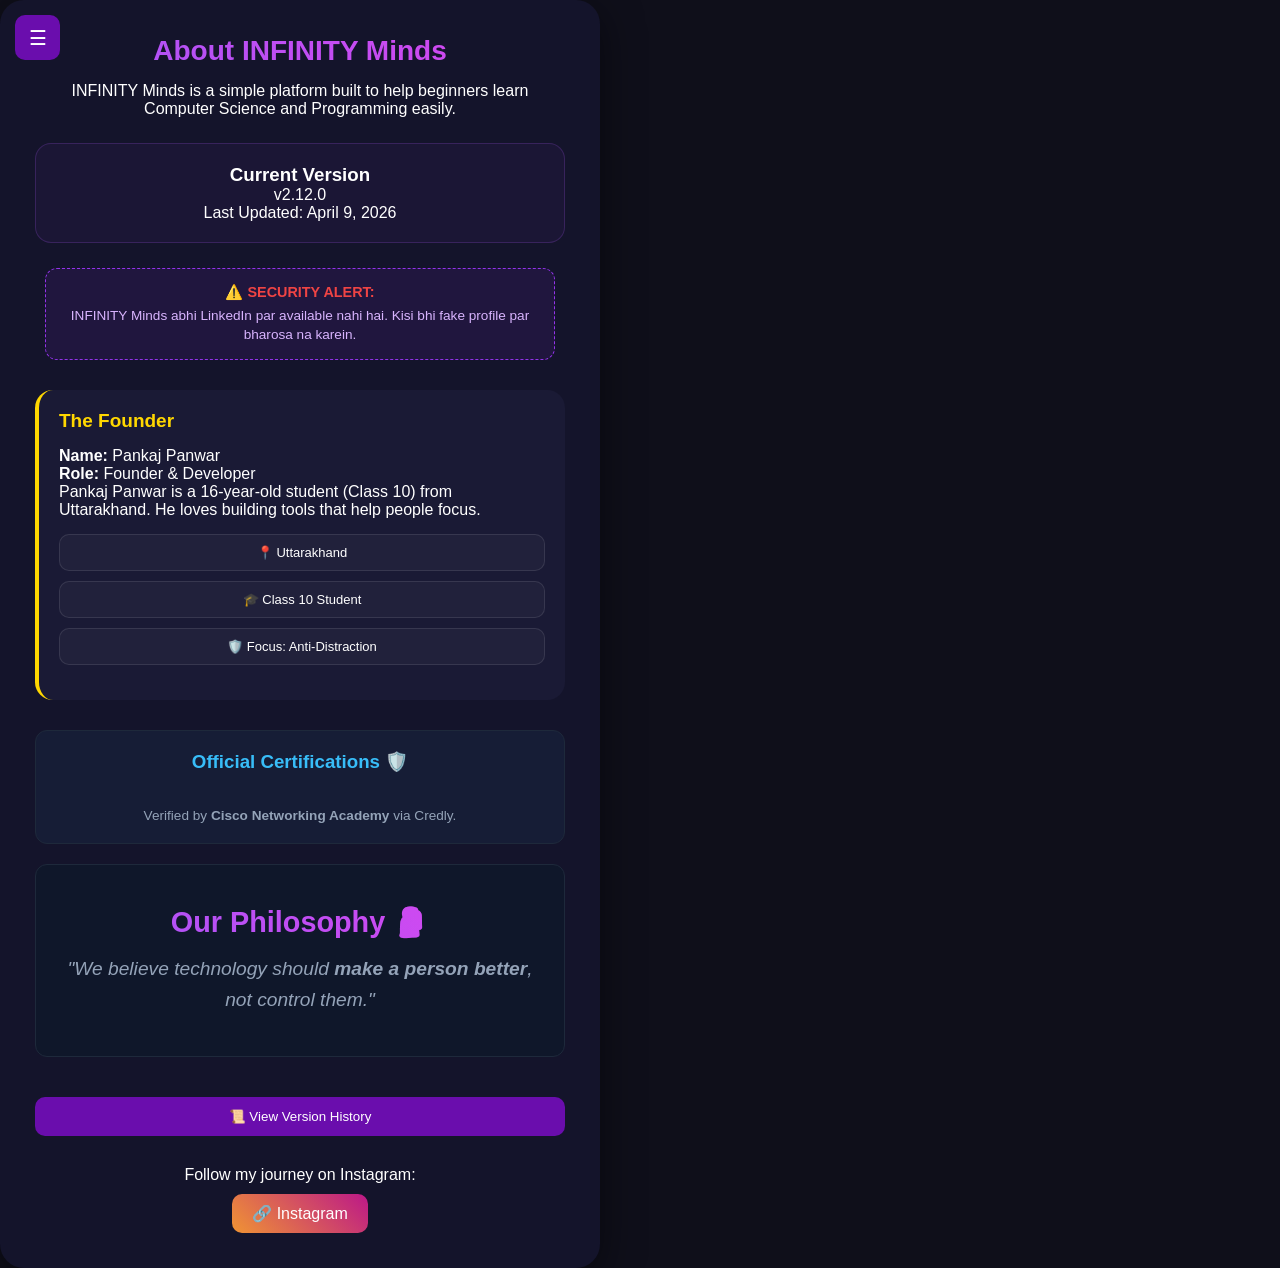
<file: about.html>
<!DOCTYPE html>
<html lang="en">
<head>
  <link rel="canonical" href="https://infinityminds.vercel.app/" />
  
  
  <!-- Google Analytics -->
  <script async src="https://www.googletagmanager.com/gtag/js?id=G-XLYRTMS32V"></script>
  <script>
    window.dataLayer = window.dataLayer || [];
    function gtag(){dataLayer.push(arguments);}
    gtag('js', new Date());
    gtag('config', 'G-XLYRTMS32V');
  </script>
  
  <meta charset="UTF-8">
  <meta name="robots" content="index, follow">
   <title>About InfinityMind – Coding Learning Platform</title>
   <meta name="description" content="Learn about InfinityMind, a platform created to help beginners start their coding journey easily.">
  <meta name="author" content="Pankaj Panwar">
  <meta name="viewport" content="width=device-width, initial-scale=1.0">
  <link rel="stylesheet" href="about.css">
  <script src="version.js" defer></script>
  
  <!-- Organization Schema -->
  
  <script type="application/ld+json">
{
  "@context": "https://schema.org",
  "@type": "Organization",
  "@id": "https://infinitymind1.netlify.app/#organization",
  "name": "INFINITY Minds",
  "alternateName": "InfinityMind1",
  "url": "https://infinitymind1.netlify.app/",
  "logo": {
    "@type": "ImageObject",
    "url": "https://infinitymind1.netlify.app/images/logo.png"
  },
  "description": "INFINITY Minds is an educational platform providing coding tutorials, programming resources, and developer tools for students and beginners.",
  
  "founder": {
    "@type": "Person",
    "name": "Pankaj Panwar"
  },

  "member": [
    {
      "@type": "Person",
      "name": "Shivin Gusain"
    }
  ],

  "contactPoint": {
    "@type": "ContactPoint",
    "contactType": "customer support",
    "email": "pankajsingh9w7@gmail.com"
  },

  "sameAs": [
    "https://instagram.com/infinitymind.tech",
    "https://github.com/infinityminds-dev"
  ]
}
</script>
  
  <script type="application/ld+json">
{
  "@context": "https://schema.org",
  "@type": "BreadcrumbList",
  "itemListElement": [
    {
      "@type": "ListItem",
      "position": 1,
      "name": "Home",
      "item": "https://infinitymind1.netlify.app/"
    },
    {
      "@type": "ListItem",
      "position": 2,
      "name": "About",
      "item": "https://infinitymind1.netlify.app/about.html"
    }
  ]
}
</script>
  
  <!-- About Page Schema -->
<script type="application/ld+json">
{
  "@context": "https://schema.org",
  "@type": "AboutPage",
  "@id": "https://infinitymind1.netlify.app/about.html",
  "url": "https://infinitymind1.netlify.app/about.html",
  "name": "About INFINITY Minds",
  "description": "Learn about INFINITY Minds, an educational platform created to help students learn coding, programming, and technology skills.",
  "isPartOf": {
    "@id": "https://infinitymind1.netlify.app/#website"
  },
  "about": {
    "@type": "Organization",
    "name": "INFINITY Minds",
    "url": "https://infinitymind1.netlify.app/"
  }
}
</script>
  
</head>

<body>
  
  <button class="menu-btn" onclick="toggleSidebar()">☰</button>

  <aside class="sidebar" id="sidebar">
    <h2 class="logo">INFINITY</h2>
    <nav>
      <a href="home.html">Home 🌐</a> 
      <a href="tutorials.html">Digital Skills Hub 📊</a>
      <a href="Computer.html">Computer Basic 💻</a>
      <a href="Course.html">Programming 🛰️</a>
      <a href="devlog.html">Developer Tools 🛠️</a>
      <a class="F" href="Quantum.html">Quantum Computing ⚛️</a>
      <a href="Download.html">Downloads 📥</a>
      <a href="feedback.html">Feedback 📬</a>
      <a href="faq.html">FAQ❓</a>
      <a href="contact.html">Contact ✉️</a>
       <a href="quiz.html" >INFINITY Quiz 🧩 </a>
      <a href="about.html" class="active">About INFINITY 🧠</a>
    </nav>
  </aside>

  <div class="content-wrapper">
    <section class="about-infinity">
      <h2>About INFINITY Minds</h2>
      <p>INFINITY Minds is a simple platform built to help beginners learn Computer Science and Programming easily.</p>

        <div class="version-box">
    <h3>Current Version</h3>
    <p id="version-number"></p>
    <p id="last-updated"></p>
  </div>
      
      <div style="background: rgba(147, 51, 234, 0.1); border: 1px dashed #9333ea; padding: 15px; border-radius: 12px; margin: 20px 10px; text-align: center;">
    <p style="font-size: 0.9em; color: #ef4444; font-weight: bold; margin: 0;">
        ⚠️ SECURITY ALERT:
    </p>
    <p style="font-size: 0.85em; color: #d8b4fe; margin: 5px 0 0 0; line-height: 1.4;">
        INFINITY Minds abhi LinkedIn par available nahi hai. Kisi bhi fake profile par bharosa na karein.
    </p>
</div>


      <div class="founder-card">
        <h3 class="section-title">The Founder</h3>
        <div class="founder-details">
          <p><strong>Name:</strong> Pankaj Panwar</p>
          
          <p><strong>Role:</strong> Founder & Developer</p>
          <p>Pankaj Panwar is a 16-year-old student (Class 10) from Uttarakhand. He loves building tools that help people focus.</p>
          
          <div class="quick-stats-grid">
            <div class="stat-item">📍 Uttarakhand</div>
            <div class="stat-item">🎓 Class 10 Student</div>
            <div class="stat-item">🛡️ Focus: Anti-Distraction</div>
          </div>
        </div>
      </div>

<section class="certifications-section" style="margin-top: 30px; text-align: center; padding: 20px; background: rgba(56, 189, 248, 0.05); border-radius: 12px; border: 1px solid #1e293b;">
    <h3 style="color: #38bdf8; margin-bottom: 20px;">Official Certifications 🛡️</h3>
    
    <div style="display: flex; justify-content: center; align-items: center; flex-wrap: wrap; gap: 30px;">
        <div data-iframe-width="150" data-iframe-height="270" data-share-badge-id="d1251ff2-654f-4cbd-8a54-75632d92e60d" data-share-badge-host="https://www.credly.com"></div>
        
        <div data-iframe-width="150" data-iframe-height="270" data-share-badge-id="08b6884e-6ba9-4ff5-a42a-7bb5329cc41d" data-share-badge-host="https://www.credly.com"></div>

        <div data-iframe-width="150" data-iframe-height="270" data-share-badge-id="85da827e-a1cd-4ce0-91c5-1d466e1e0c59" data-share-badge-host="https://www.credly.com"></div>

        <div data-iframe-width="150" data-iframe-height="270" data-share-badge-id="5515bd49-b2d1-4d85-8950-1f40abf9bfcb" data-share-badge-host="https://www.credly.com"></div>
        
        <script type="text/javascript" async src="//cdn.credly.com/assets/utilities/embed.js"></script>
    </div>
    
    <p style="color: #94a3b8; font-size: 0.85em; margin-top: 15px;">
        Verified by <strong>Cisco Networking Academy</strong> via Credly.
    </p>
</section>


      
      <section class="philosophy-section" style="text-align: center; padding: 40px 20px; background: #0f172a; border-radius: 12px; margin: 20px 0; border: 1px solid #1e293b;">
    <h2 style="color: #38bdf8; font-size: 1.8rem; margin-bottom: 15px;">Our Philosophy 🗿</h2>
    <p style="color: #94a3b8; font-size: 1.2rem; font-style: italic; line-height: 1.6;">
        "We believe technology should <strong>make a person better</strong>, not control them."
    </p>
</section>

      
      <button class="changelog-btn" onclick="window.location.href='changelog.html'" style="width:100%; margin-top:20px; padding:12px; background:#6a0dad; color:white; border:none; border-radius:10px; cursor:pointer;">
        📜 View Version History
      </button>

      <div class="social-section" style="margin-top:30px;">
        <p>Follow my journey on Instagram:</p>
        <a href="https://instagram.com/infinitymind.tech" target="_blank" style="display:inline-block; margin-top:10px; padding:10px 20px; background:linear-gradient(45deg, #f09433, #bc1888); color:white; text-decoration:none; border-radius:10px;">
          🔗 Instagram
        </a>
      </div>
    </section>
  </div>
<script>
    function toggleSidebar() {
        document.getElementById('sidebar').classList.toggle('active');
    }
</script>
</body>
</file>
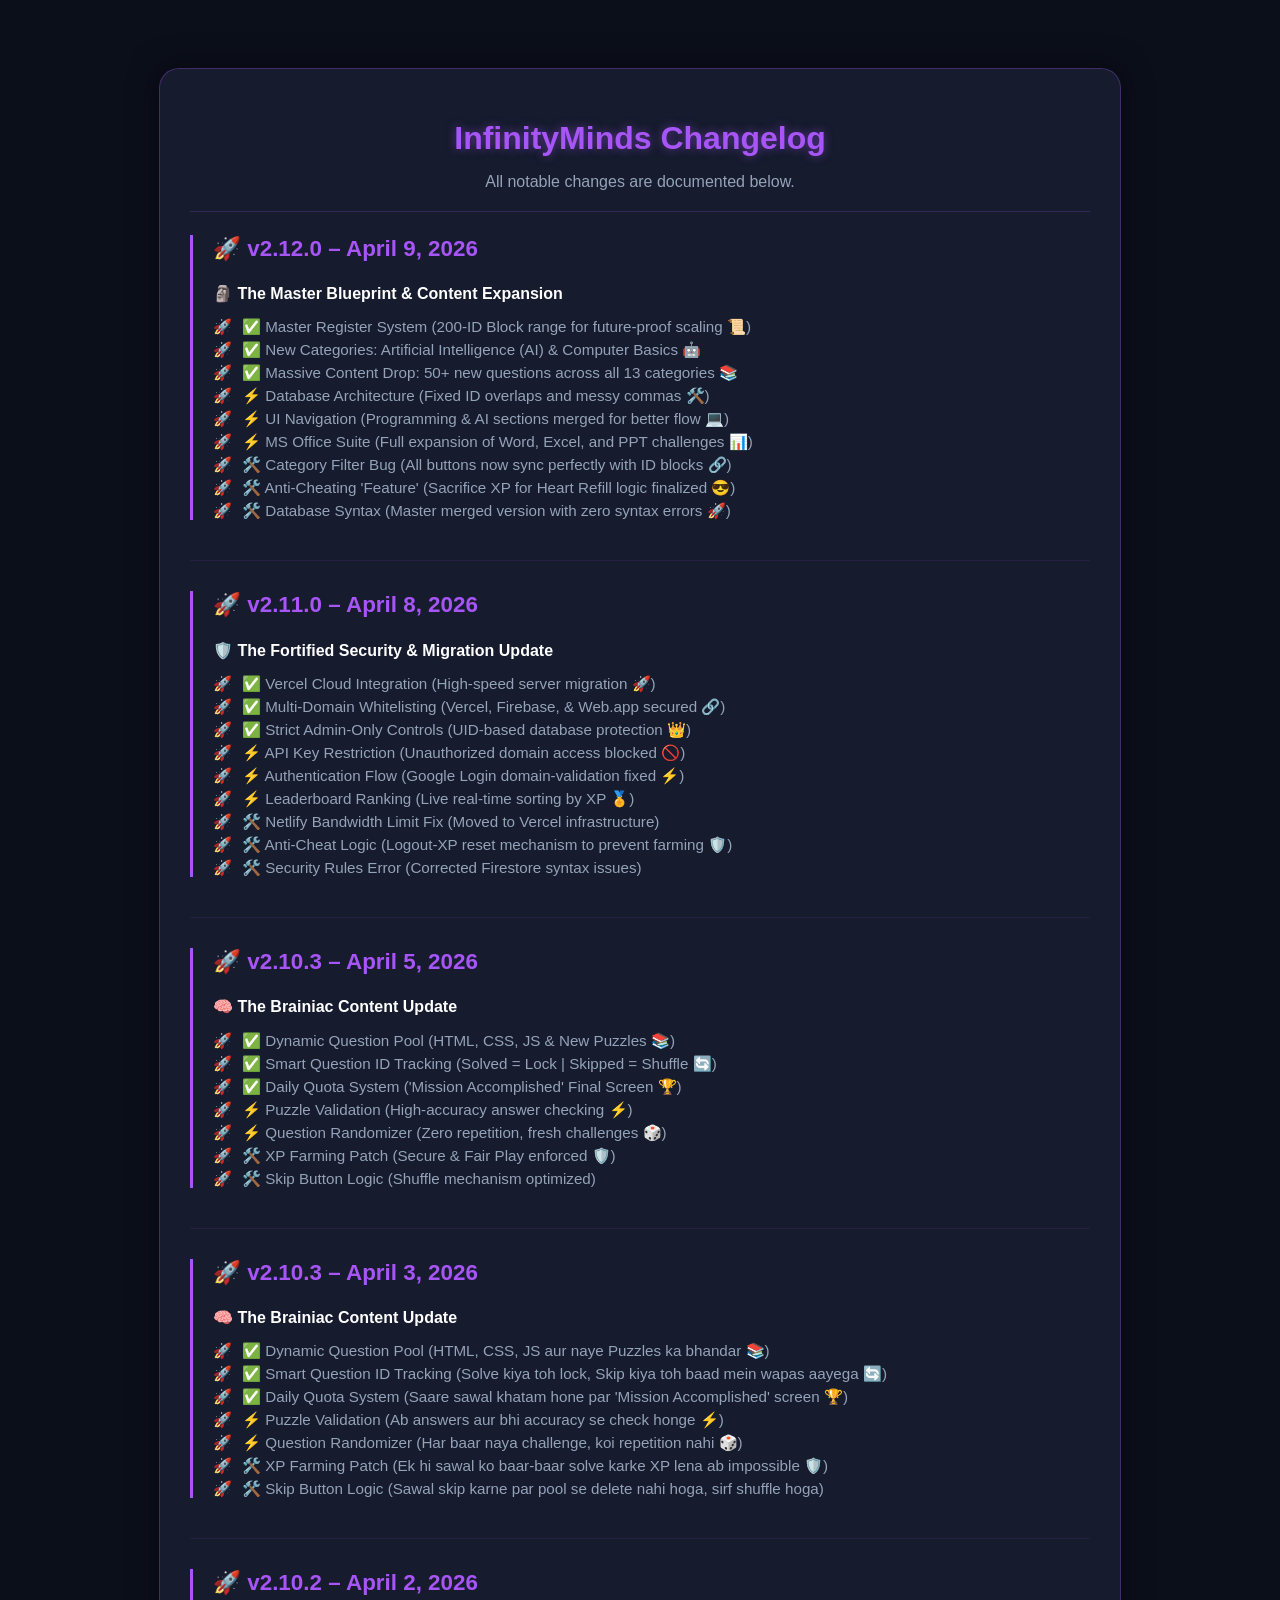
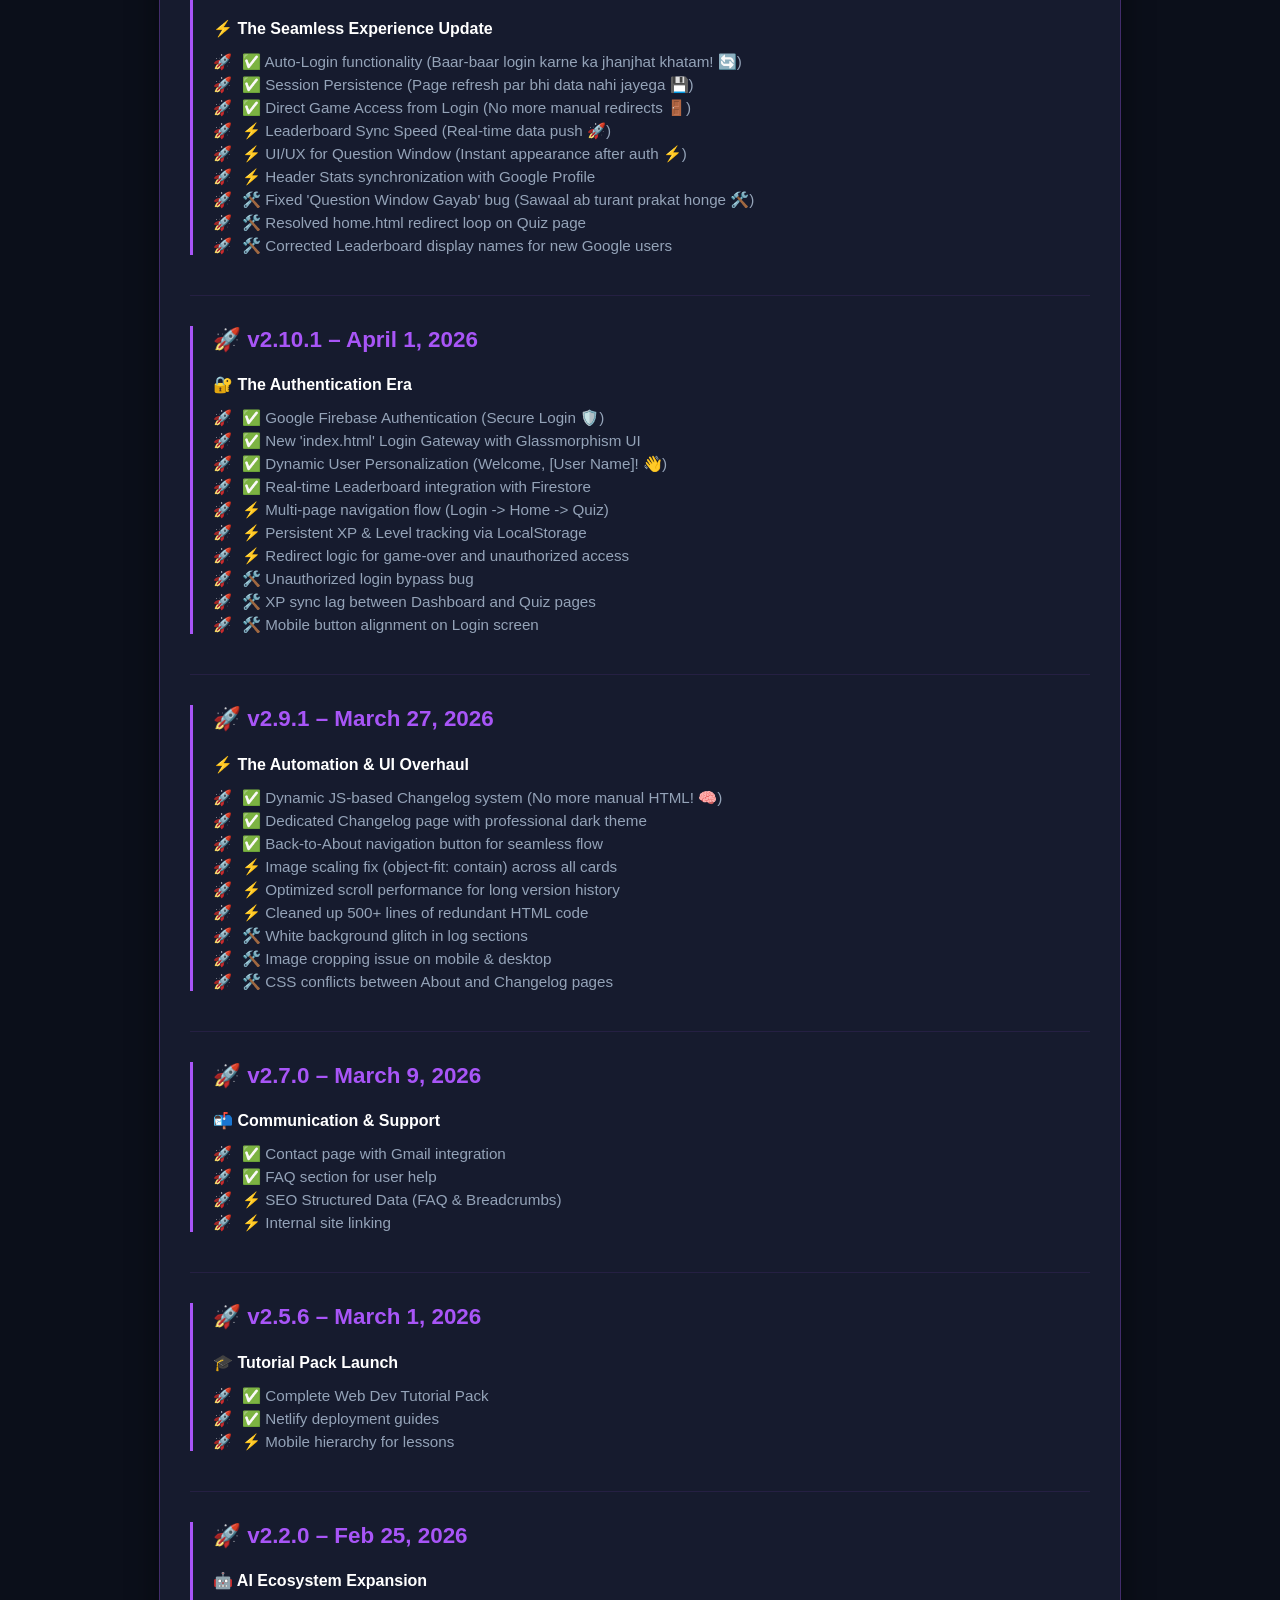
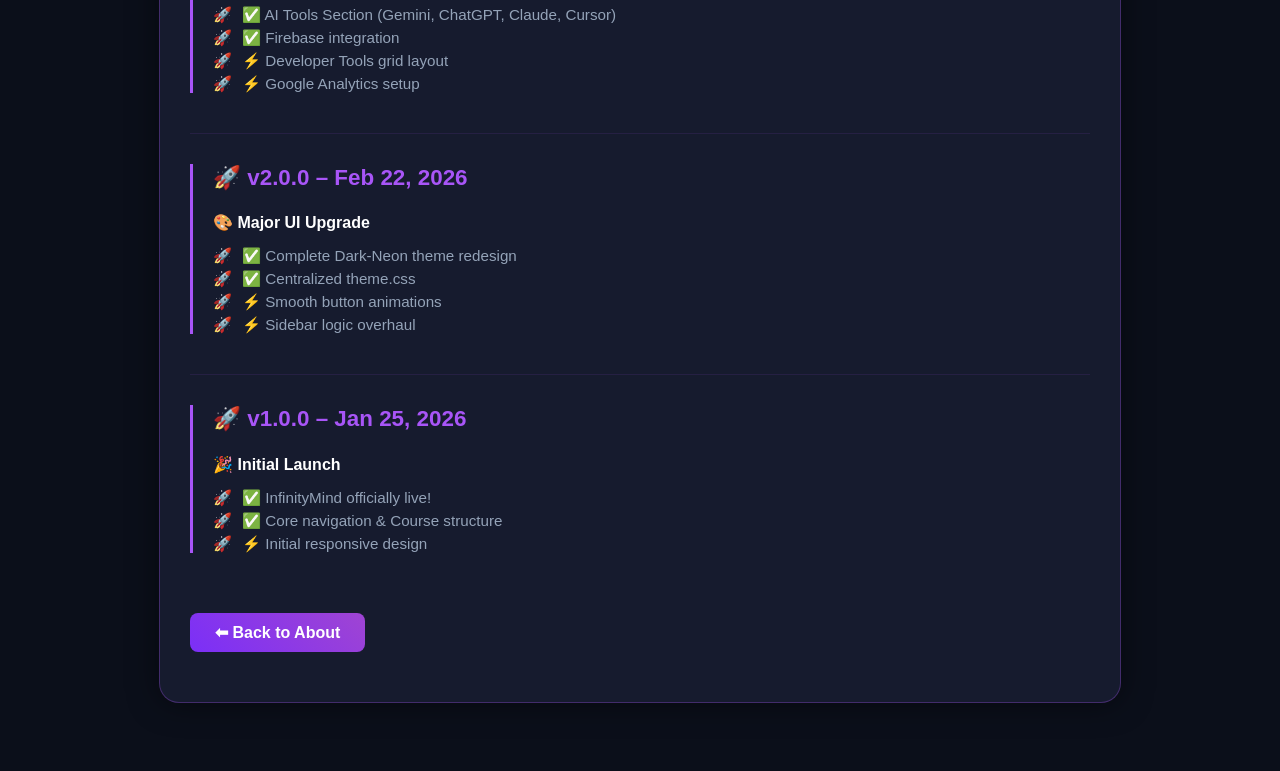
<file: changelog.html>
<!DOCTYPE html>
<html lang="en">
<head>
  <link rel="canonical" href="https://infinityminds.vercel.app/" />
  
  <!-- Google Analytics -->
  <script async src="https://www.googletagmanager.com/gtag/js?id=G-XLYRTMS32V"></script>
  <script>
    window.dataLayer = window.dataLayer || [];
    function gtag(){dataLayer.push(arguments);}
    gtag('js', new Date());
    gtag('config', 'G-XLYRTMS32V');
  </script>
  
  <meta charset="UTF-8">
  <meta name="description" content="Changelog is update history of infinitymind">
  <meta name="author" content="Pankaj Panwar">
  <title>InfinityMind - Changelog</title> 
  <meta name="viewport" content="width=device-width, initial-scale=1.0">
  <link rel="stylesheet" href="changelog.css">
  
 <script type="application/ld+json">
{
  "@context": "https://schema.org",
  "@type": "WebPage",
  "name": "Changelog – INFINITY Minds Updates",
  "description": "Track feature updates, improvements, and version history of INFINITY Minds."
}
</script>
  
  <script type="application/ld+json">
{
  "@context": "https://schema.org",
  "@type": "BreadcrumbList",
  "itemListElement": [
    {
      "@type": "ListItem",
      "position": 1,
      "name": "Home",
      "item": "https://infinitymind1.netlify.app/"
    },
    {
      "@type": "ListItem",
      "position": 2,
      "name": "Changelog",
      "item": "https://infinitymind1.netlify.app/Changelog.html"
    }
  ]
}
</script>
  
</head>
  
  <body>
  <div id="changelog-container">
    <h1>InfinityMinds Changelog</h1>
    <p style="text-align:center; color:#94a3b8;">All notable changes are documented below.</p>
    <hr style="border:0; border-top:1px solid rgba(168,85,247,0.2); margin:20px 0;">
    
    <div id="dynamic-changelog"></div>

    <a href="about.html" class="back-btn" style="margin-top:20px; display:inline-block;">⬅ Back to About</a>
  </div>

  <script src="version.js"></script>
</body>

  

 
</html>
</file>
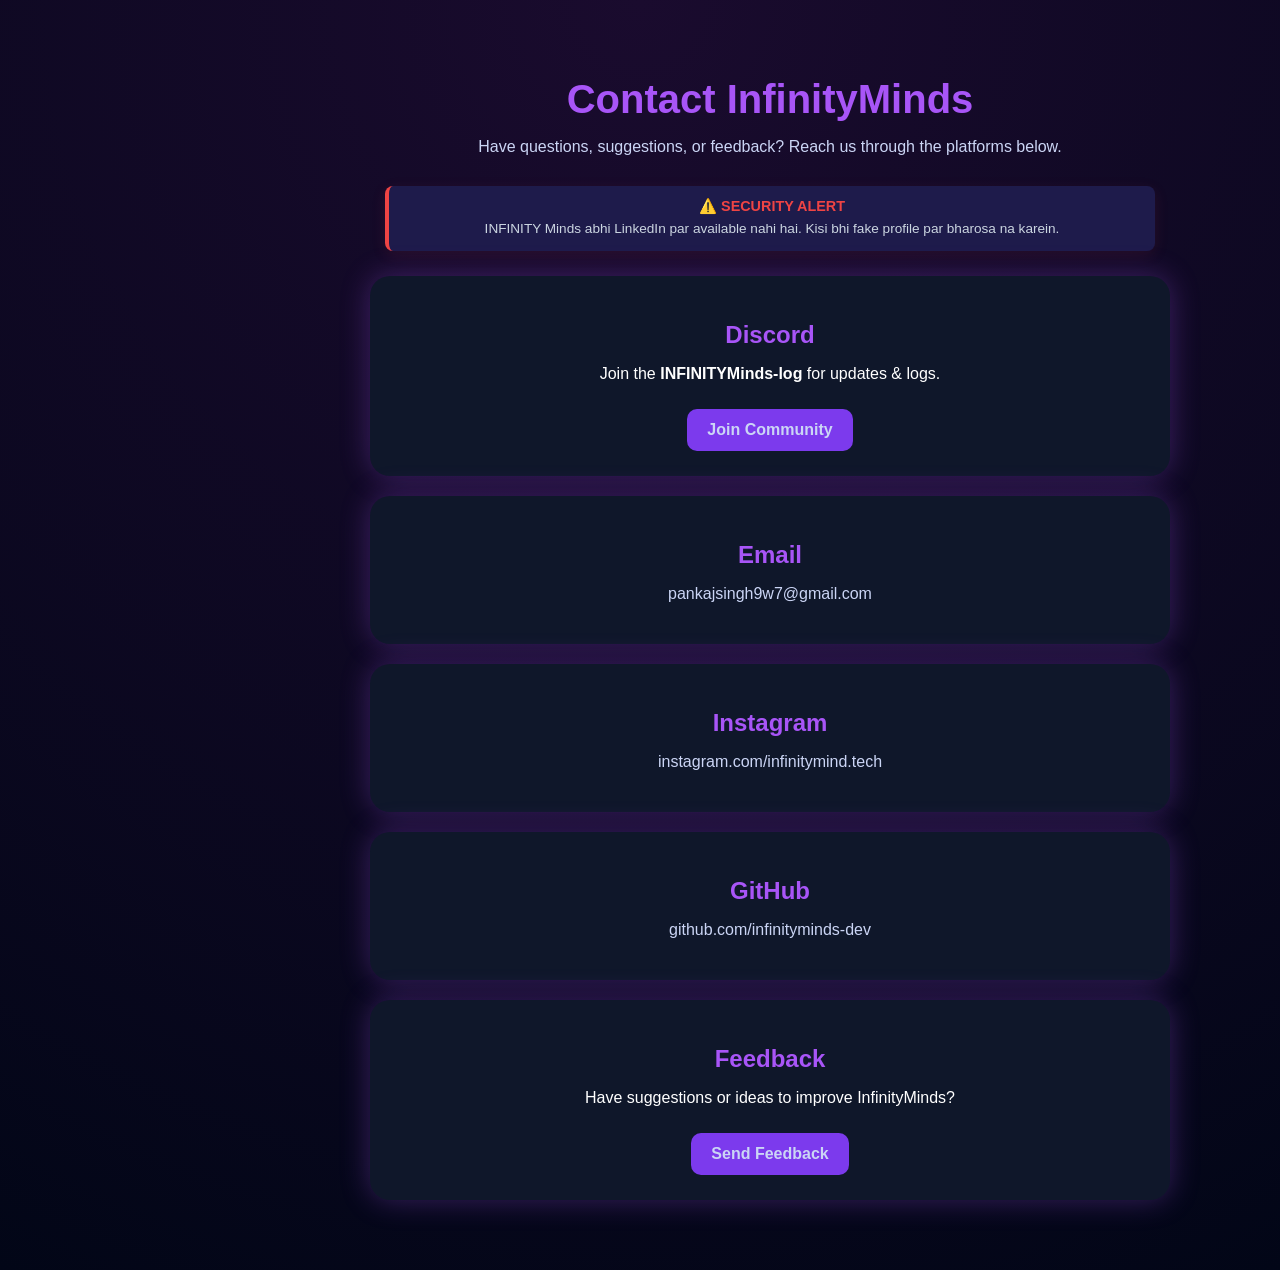
<file: contact.html>
<!DOCTYPE html>
<html lang="en">

<head>
  <link rel="canonical" href="https://infinityminds.vercel.app/" />
  
  <script async src="https://www.googletagmanager.com/gtag/js?id=G-XLYRTMS32V"></script>
  <script>
    window.dataLayer = window.dataLayer || [];
    function gtag(){dataLayer.push(arguments);}
    gtag('js', new Date());
    gtag('config', 'G-XLYRTMS32V');
  </script>
  
  <meta charset="UTF-8">
  <meta name="robots" content="index, follow">
  <meta name="description" content="Contact InfinityMinds via Discord, Email, Instagram, or GitHub. Join our community for support and collaboration.">
  <meta name="author" content="Pankaj Panwar">
  <meta name="viewport" content="width=device-width, initial-scale=1.0">
  <title>Contact - InfinityMinds</title>
  <link rel="stylesheet" href="contact.css">
  
  <script type="application/ld+json">
  {
   "@context": "https://schema.org",
   "@type": "ContactPage",
   "name": "Contact InfinityMinds",
   "url": "https://infinitymind1.netlify.app/contact.html",
   "description": "Contact InfinityMinds for questions, feedback, and collaboration.",
   "publisher": {
     "@type": "Organization",
     "name": "InfinityMinds",
     "url": "https://infinitymind1.netlify.app/"
   },
   "contactPoint": {
     "@type": "ContactPoint",
     "contactType": "customer support",
     "email": "pankajsingh9w7@gmail.com"
   },
   "sameAs": [
     "https://instagram.com/infinitymind.tech",
     "https://github.com/infinityminds-dev",
     "https://discord.gg/PW8RtPAA4v" 
   ]
  }
  </script>
</head>

<body>
  <main>
    <button class="menu-btn" onclick="toggleSidebar()">☰</button>

    <aside class="sidebar" id="sidebar">
      <h2 class="logo">INFINITY</h2>
      <nav>
        <a href="home.html">Home 🌐</a> 
        <a href="tutorials.html">Digital Skills Hub 📊</a>
        <a href="Computer.html">Computer Basics 💻</a>
        <a href="Course.html">Programming 🛰️</a>
        <a href="devlog.html">Developer Tools 🛠️</a>
        <a href="Quantum.html">Quantum Computing ⚛️</a>
        <a href="Download.html">Downloads 📥</a>
        <a href="feedback.html">Feedback 📬</a>
        <a href="faq.html">FAQ❓</a>
        <a href="contact.html" class="active">Contact ✉️</a>
        <a href="quiz.html" >INFINITY Quiz 🧩 </a>
        <a href="about.html">About INFINITY 🧠 </a>
      </nav>
    </aside>

    <div class="content-wrapper">
      <div class="container">
        <h1>Contact InfinityMinds</h1>
        <p class="subtitle">
          Have questions, suggestions, or feedback? Reach us through the platforms below.
        </p>
  
        <div style="background: #1e1b4b; border-left: 4px solid #ef4444; padding: 12px 20px; border-radius: 8px; margin: 25px 15px; box-shadow: 0 4px 15px rgba(239, 68, 68, 0.1);">
    <span style="color: #ef4444; font-weight: 800; font-size: 0.9em; display: block; margin-bottom: 4px;">⚠️ SECURITY ALERT</span>
    <p style="color: #cbd5e1; font-size: 0.85em; margin: 0; line-height: 1.5;">
        INFINITY Minds abhi LinkedIn par available nahi hai. Kisi bhi fake profile par bharosa na karein.
    </p>
</div>

        
        <div class="contact-card discord-box">
          <h2 >Discord</h2>
          <p>Join the <strong>INFINITYMinds-log</strong> for updates & logs.</p>
          <a class="feedback-btn" href="https://discord.gg/PW8RtPAA4v" target="_blank">
            Join Community
          </a>
        </div>

        <div class="contact-card">
          <h2>Email</h2>
          <p>
            <a href="https://mail.google.com/mail/?view=cm&fs=1&to=pankajsingh9w7@gmail.com" target="_blank">
              pankajsingh9w7@gmail.com
            </a>
          </p>
        </div>

        <div class="contact-card">
          <h2>Instagram</h2>
          <p>
            <a href="https://instagram.com/infinitymind.tech" target="_blank">
              instagram.com/infinitymind.tech
            </a>
          </p>
        </div>

        <div class="contact-card">
          <h2>GitHub</h2>
          <p>
            <a href="https://github.com/infinityminds-dev" target="_blank">
              github.com/infinityminds-dev
            </a>
          </p>
        </div>

        
        
        <div class="contact-card">
          <h2>Feedback</h2>
          <p>Have suggestions or ideas to improve InfinityMinds?</p>
          <a class="feedback-btn" href="feedback.html">Send Feedback</a>
        </div>
      </div>
    </div>
  </main>

  <script>
    function toggleSidebar() {
      document.getElementById("sidebar").classList.toggle("show");
    }
  </script>
</body>
</html>
</file>
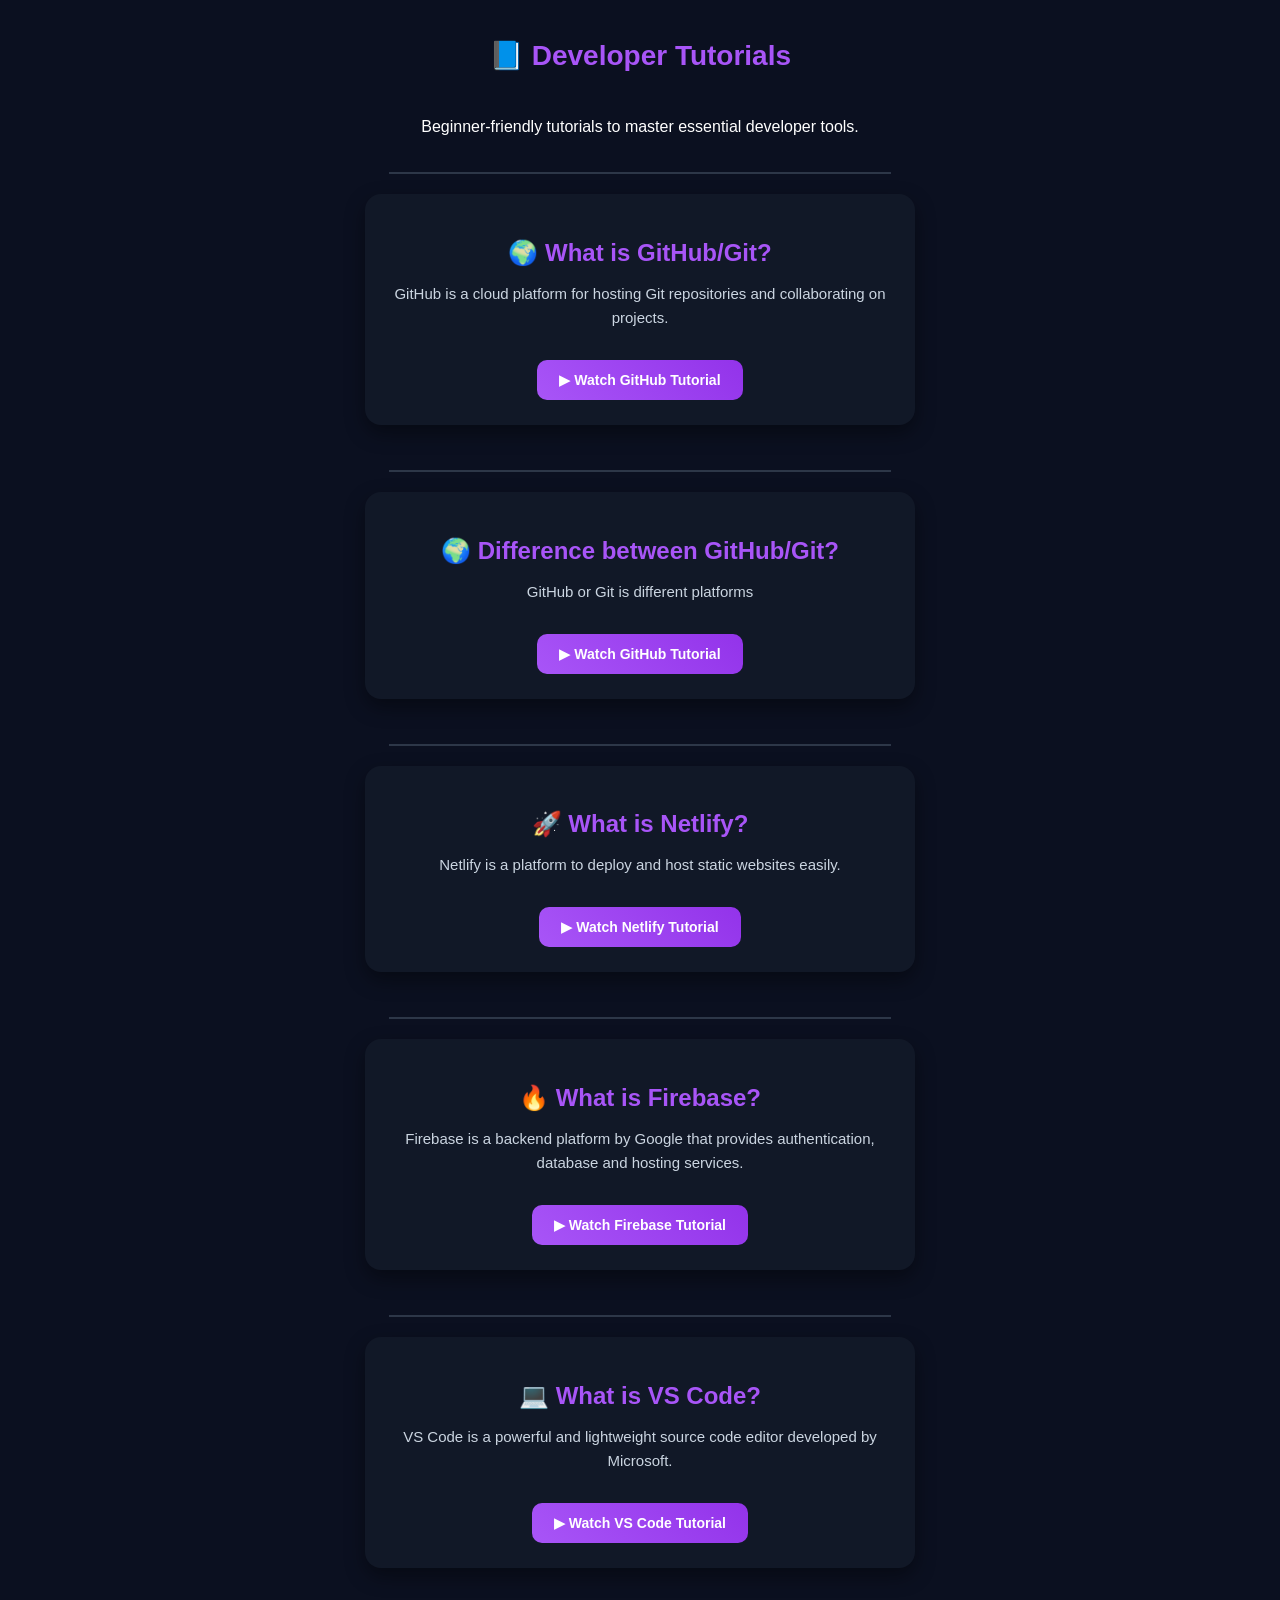
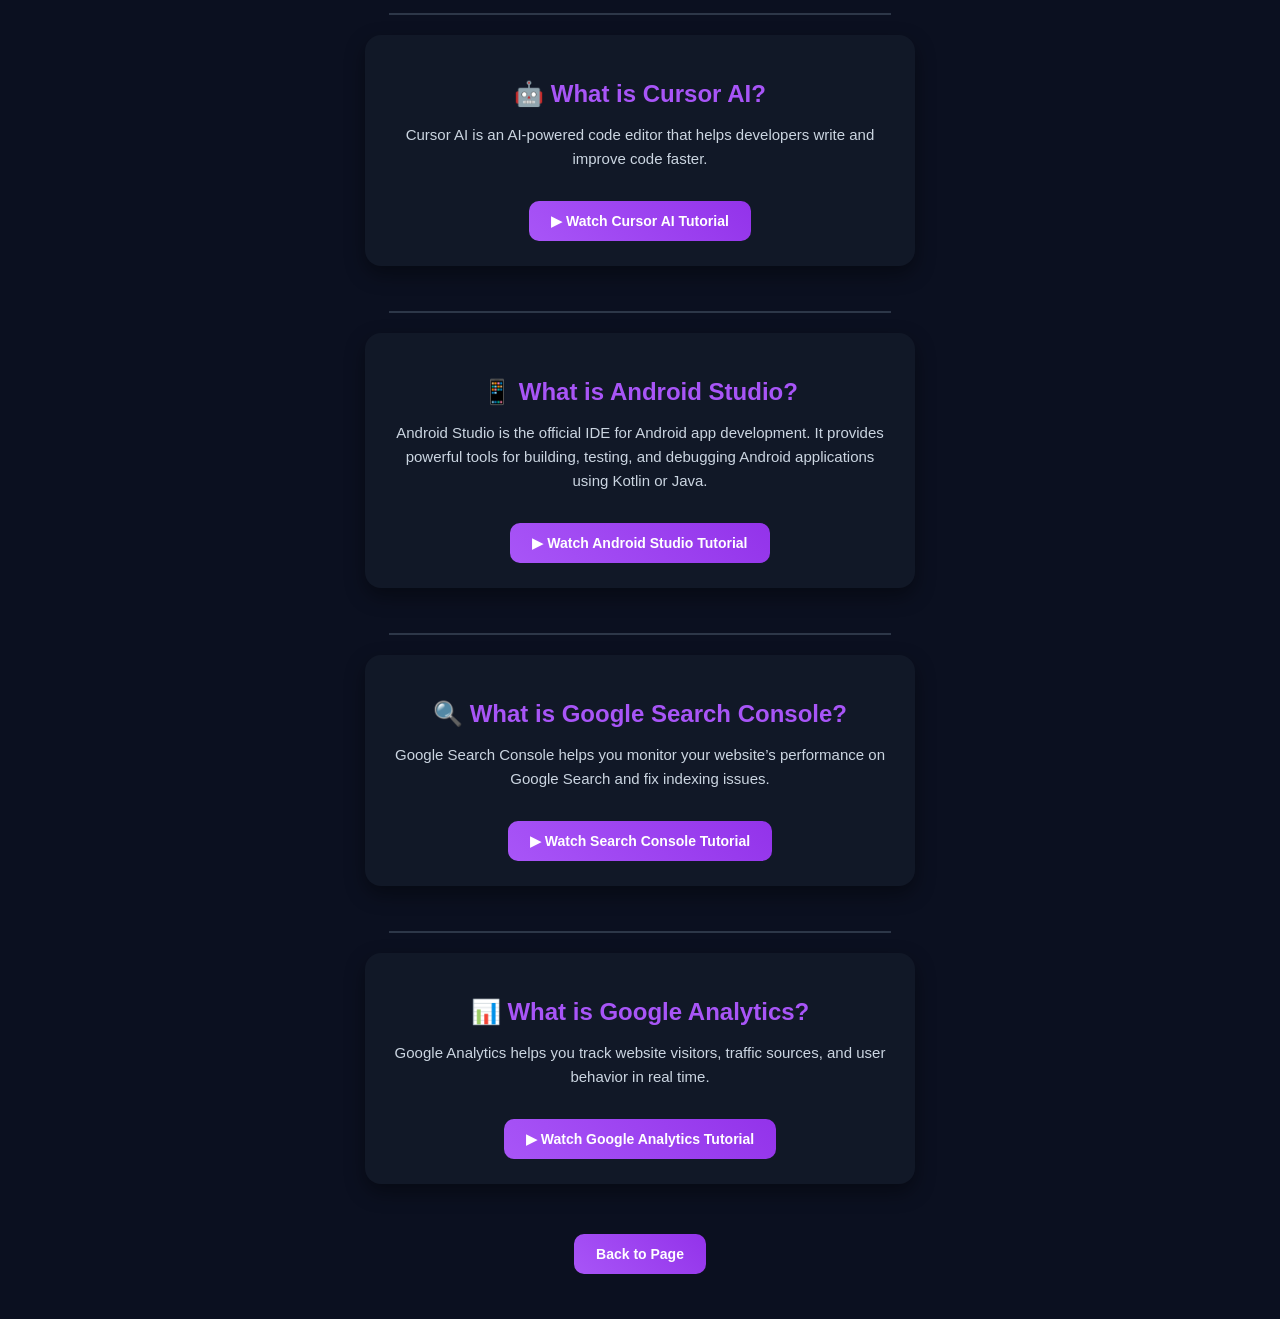
<file: developer-tutorials.html>
<!DOCTYPE html>
<html lang="en">
<head>
  <link rel="canonical" href="https://infinityminds.vercel.app/" />
  
    <!-- Google Analytics -->
  <script async src="https://www.googletagmanager.com/gtag/js?id=G-XLYRTMS32V"></script>
  <script>
    window.dataLayer = window.dataLayer || [];
    function gtag(){dataLayer.push(arguments);}
    gtag('js', new Date());
    gtag('config', 'G-XLYRTMS32V');
  </script>
  
  <meta charset="UTF-8">
  <meta name="viewport" content="width=device-width, initial-scale=1.0">

  <title>Developer Tutorials | Learn Git, GitHub, Netlify & More - InfinityMind</title>

  <meta name="description" content="Learn Git, GitHub, Netlify, Firebase, VS Code and Cursor AI with beginner-friendly developer tutorials. Start your coding journey with InfinityMind.">

  <meta name="keywords" content="Git tutorial, GitHub tutorial, Netlify tutorial, Firebase tutorial, VS Code tutorial, Developer tools learning">

  <meta name="author" content="Pankaj Panwar">
  
  <link rel="stylesheet" href="tutorials.css">
    
  <script type="application/ld+json">
{
  "@context": "https://schema.org",
  "@type": "TechArticle",
  "@id": "https://infinitymind1.netlify.app/developer-tutorials.html#article",
  "headline": "Developer Tutorials – Programming Guides by INFINITY Minds",
  "description": "Explore structured coding tutorials and programming guides for beginners and students at INFINITY Minds.",
  "author": {
    "@type": "Person",
    "name": "Pankaj Panwar"
  },
  "publisher": {
    "@type": "Organization",
    "name": "INFINITY Minds",
    "logo": {
      "@type": "ImageObject",
      "url": "https://infinitymind1.netlify.app/images/logo.png"
    }
  },
  "mainEntityOfPage": {
    "@type": "WebPage",
    "@id": "https://infinitymind1.netlify.app/developer-tutorials.html"
  }
}
</script>
  
  <script type="application/ld+json">
{
  "@context": "https://schema.org",
  "@type": "BreadcrumbList",
  "itemListElement": [
    {
      "@type": "ListItem",
      "position": 1,
      "name": "Home",
      "item": "https://infinitymind1.netlify.app/"
    },
    {
      "@type": "ListItem",
      "position": 2,
      "name": "Developer Tutorials",
      "item": "https://infinitymind1.netlify.app/developer-tutorials.html"
    }
  ]
}
</script>
  
</head>

<body>

  <h1>📘 Developer Tutorials</h1>
  <p>Beginner-friendly tutorials to master essential developer tools.</p>

  <hr>


  <!-- GitHub / Git -->
  <div class="tutorial-card">
    <h2>🌍 What is GitHub/Git? </h2>
    <p>GitHub is a cloud platform for hosting Git repositories and collaborating on projects.</p>
    <a href="https://youtu.be/Ez8F0nW6S-w?si=2aTfSVKNvhPrc2On" target="_blank" class="watch-btn">
      ▶ Watch GitHub Tutorial
    </a>
  </div>

    <hr>
    
       <!-- GitHub / Git -->
  <div class="tutorial-card">
    <h2>🌍 Difference between GitHub/Git? </h2>
    <p>GitHub or Git is different platforms </p>
    <a href="https://youtu.be/JXM3ea-MbYc?si=S9-ZIafbVpRFFnYX" target="_blank" class="watch-btn">
      ▶ Watch GitHub Tutorial
    </a>
  </div>
    
  <hr>

  <!-- Netlify -->
  <div class="tutorial-card">
    <h2>🚀 What is Netlify?</h2>
    <p>Netlify is a platform to deploy and host static websites easily.</p>
    <a href="https://youtu.be/bjO9-NduyPI?si=gOi-tkkVmcDUZVNo" target="_blank" class="watch-btn">
      ▶ Watch Netlify Tutorial
    </a>
  </div>

  <hr>

  <!-- Firebase -->
  <div class="tutorial-card">
    <h2>🔥 What is Firebase?</h2>
    <p>Firebase is a backend platform by Google that provides authentication, database and hosting services.</p>
    <a href="https://youtu.be/SOoGd4Ult1o?si=-ZZUYP1Zp5jwkUN_" target="_blank" class="watch-btn">
      ▶ Watch Firebase Tutorial
    </a>
  </div>

  <hr>

  <!-- VS Code -->
  <div class="tutorial-card">
    <h2>💻 What is VS Code?</h2>
    <p>VS Code is a powerful and lightweight source code editor developed by Microsoft.</p>
    <a href="https://youtu.be/7Kw-lrG7o1I?si=1hLugXoQyN_8_nVi" target="_blank" class="watch-btn">
      ▶ Watch VS Code Tutorial
    </a>
  </div>

  <hr>

  <!-- Cursor AI -->
  <div class="tutorial-card">
    <h2>🤖 What is Cursor AI?</h2>
    <p>Cursor AI is an AI-powered code editor that helps developers write and improve code faster.</p>
    <a href="https://youtu.be/rwxRoYzwkyM?si=qgAj1rTdFQkheHR6" target="_blank" class="watch-btn">
      ▶ Watch Cursor AI Tutorial
    </a>
  </div>

  <hr>
  
  <!-- Android Studio -->
<div class="tutorial-card">
  <h2>📱 What is Android Studio?</h2>
  <p>Android Studio is the official IDE for Android app development. It provides powerful tools for building, testing, and debugging Android applications using Kotlin or Java.</p>
  <a href="https://youtu.be/KAh2TOrtTq4?si=RyeW6bCZ54giTXag" target="_blank" class="watch-btn">
    ▶ Watch Android Studio Tutorial
  </a>
</div>
    
  <hr>
  
    <!-- Google Search Console -->
<div class="tutorial-card">
  <h2>🔍 What is Google Search Console?</h2>
  <p>Google Search Console helps you monitor your website’s performance on Google Search and fix indexing issues.</p>
  <a href="https://youtu.be/udKn84xLW2w?si=82YplsoEDBt3-bNL" target="_blank" class="watch-btn" rel="noopener">
    ▶ Watch Search Console Tutorial
  </a>
</div>
    
  <hr>
  
    <!-- Google Analytics -->
<div class="tutorial-card">
  <h2>📊 What is Google Analytics?</h2>
  <p>Google Analytics helps you track website visitors, traffic sources, and user behavior in real time.</p>
  <a href="https://youtu.be/KqgtGhhrAmQ?si=Up9ZBAGhJCw6BSpC" target="_blank" class="watch-btn" rel="noopener">
    ▶ Watch Google Analytics Tutorial
  </a>
</div>


    
    
<button class="changelog-btn" onclick="window.location.href='devlog.html'">
  Back to Page
</button>

  
  
  
  
  
  
  
  
  
  
</html>
</file>
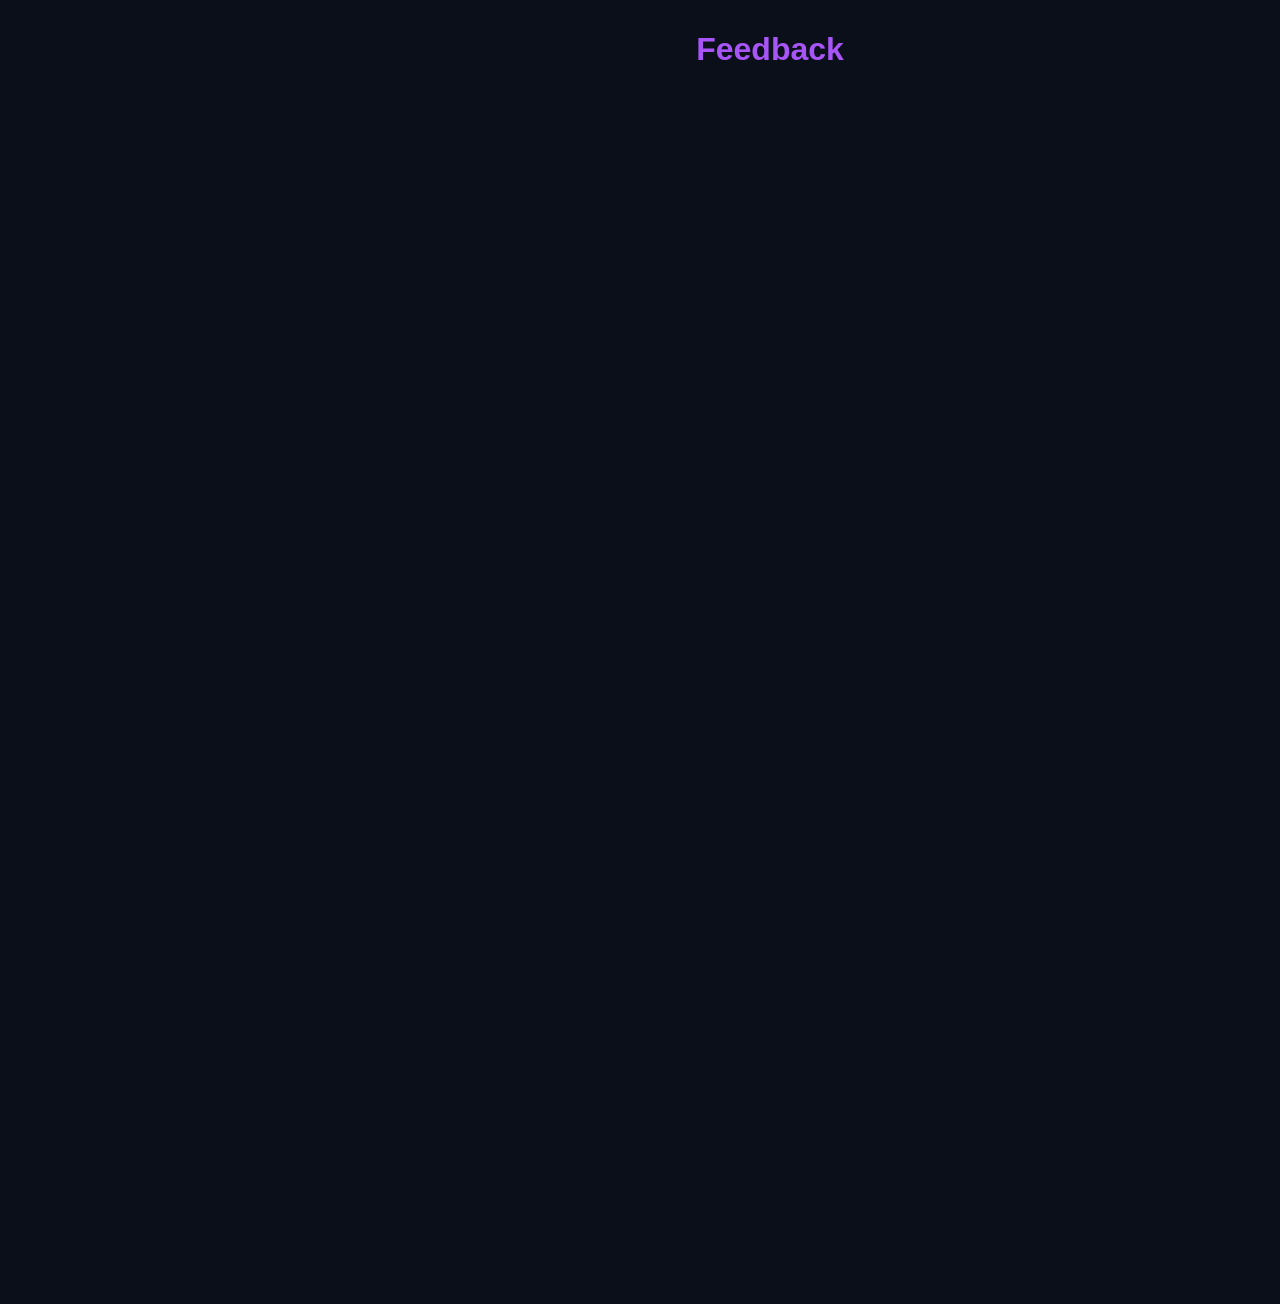
<file: feedback.html>
<!DOCTYPE html>
<html lang="en">
<head>
  <link rel="canonical" href="https://infinityminds.vercel.app/" />
  
 <!-- Google tag (gtag.js) -->
<script async src="https://www.googletagmanager.com/gtag/js?id=G-XLYRTMS32V"></script>
<script>
  window.dataLayer = window.dataLayer || [];
  function gtag(){dataLayer.push(arguments);}
  gtag('js', new Date());

  gtag('config', 'G-XLYRTMS32V');
 
</script>
  <title>Feedback – InfinityMind</title>
 <meta charset="UTF-8">
 <meta name="description" content="Send your feedback and suggestions to help improve InfinityMind coding tutorials and learning experience.">
  <meta name="author" content="Pankaj Panwar">
  <meta name="viewport" content="width=device-width, initial-scale=1.0">
 <link rel="stylesheet" href="feedback.css">
 <link rel="stylesheet" href="theme.css">
 <link rel="icon" href="/favicon.ico" type="image/x-icon">
 
 <script type="application/ld+json">
{
  "@context": "https://schema.org",
  "@type": "ContactPage",
  "name": "Feedback & Contact – INFINITY Minds",
  "description": "Share your feedback, suggestions, or contact INFINITY Minds for support."
}
</script>
  
  <script type="application/ld+json">
{
  "@context": "https://schema.org",
  "@type": "BreadcrumbList",
  "itemListElement": [
    {
      "@type": "ListItem",
      "position": 1,
      "name": "Home",
      "item": "https://infinitymind1.netlify.app/"
    },
    {
      "@type": "ListItem",
      "position": 2,
      "name": "Feedback",
      "item": "https://infinitymind1.netlify.app/Feedback.html"
    }
  ]
}
</script>
  
</head>

<body> 
 
  <main>
 <!-- MENU BUTTON (MOBILE) -->
<button class="menu-btn" onclick="toggleSidebar()">☰</button>

<!-- SIDEBAR -->
<aside class="sidebar" id="sidebar">
  <h2 class="logo">INFINITY</h2>
  <nav>
    <a href="home.html">Home 🌐</a> 
    <a href="tutorials.html">Digital Skills Hub 📊</a>
    <a href="Computer.html">Computer Basics 💻</a>
    <a href="Course.html">Programming 🛰️</a>
    <a href="devlog.html">Developer Tools 🛠️</a>
    <a href="Quantum.html">Quantum Computing ⚛️</a>
    <a href="Download.html">Downloads 📥</a>
    <a href="feedback.html" class="active">Feedback 📬</a>
    <a href="faq.html">FAQ❓</a>
    <a href="contact.html">Contact ✉️</a>
    <a href="quiz.html" >INFINITY Quiz 🧩 </a>
    <a href="about.html" class="b">About INFINITY 🧠 </a>
  </nav>
</aside>

<!-- MAIN CONTENT -->
<div class="content-wrapper">
 
 <script>
function toggleSidebar() {
  document.getElementById("sidebar").classList.toggle("show");
}
</script>
 
  <h1 style="text-align:center;">Feedback</h1>
  
<iframe 
  src="https://docs.google.com/forms/d/e/1FAIpQLSc0ihmZxVCacWpN4-gZYY1sVGRpZDDf6aopBeDZSF1T1nQefg/viewform?embedded=true"
  style="width:100%; height:1200px; border:none;">
</iframe>

    
 
 
 
 
 
    
    
    
    
    

 </main>
</body>
</html>
</file>
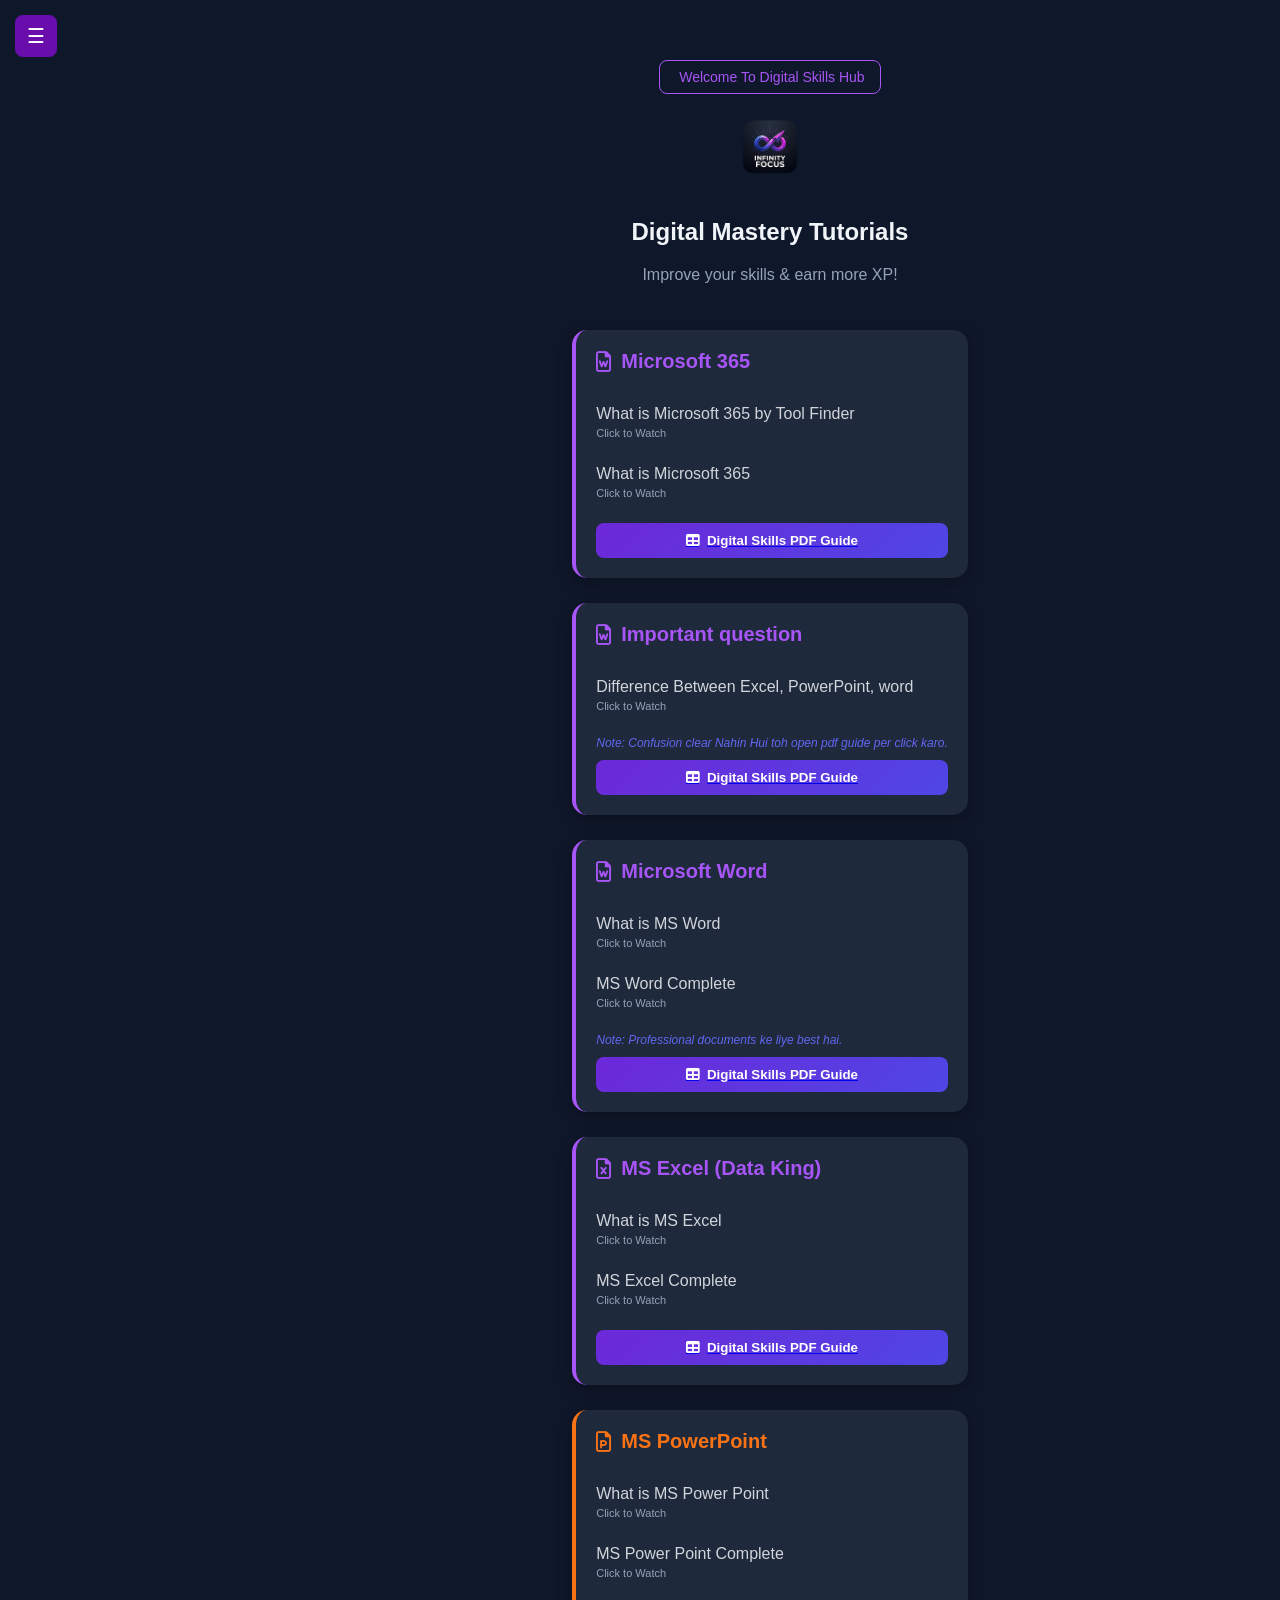
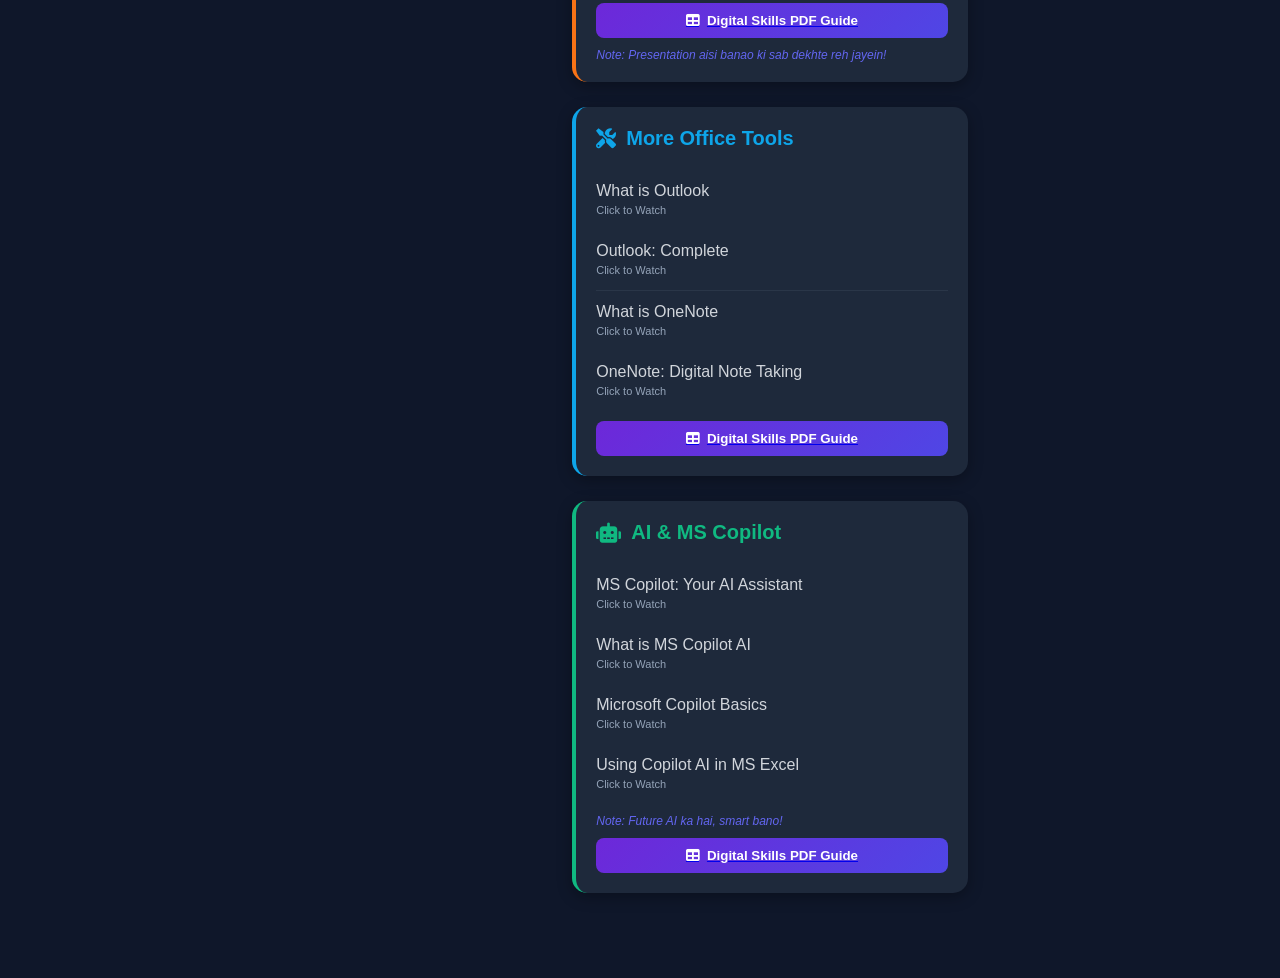
<file: tutorials.html>
<!DOCTYPE html>
<html lang="en">
<head>
    <link rel="canonical" href="https://infinityminds.vercel.app/" />
  
    <meta charset="UTF-8">
    <meta name="viewport" content="width=device-width, initial-scale=1.0">
    <title>Digital Skills Hub | Infinity BrainGym</title>
    <link rel="stylesheet" href="https://cdnjs.cloudflare.com/ajax/libs/font-awesome/6.0.0/css/all.min.css">
   <link rel="stylesheet" href="tutorial.css">
    
</head>
<body>
  
  <button class="menu-btn" onclick="toggleSidebar()">☰</button>

  <aside class="sidebar" id="sidebar">
    <h2 class="logo">INFINITY</h2>
    <nav>
      <a href="home.html">Home 🌐</a> 
      <a href="tutorials.html" class="active">Digital Skills Hub 📊</a>
      <a href="Computer.html">Computer Basics 💻</a>
      <a href="Course.html" >Programming 🛰️</a>
      <a href="devlog.html">Developer Tools 🛠️</a>
      <a href="Quantum.html">Quantum Computing ⚛️</a>
      <a href="Download.html">Downloads 📥</a>
      <a href="feedback.html">Feedback 📬</a>
      <a href="faq.html">FAQ❓</a>
      <a href="contact.html">Contact ✉️</a>
      <a href="quiz.html" >INFINITY Quiz 🧩 </a>
      <a href="about.html">About INFINITY 🧠</a>
    </nav>
  </aside>

  <div class="content-wrapper">
    
 
<script>
function toggleSidebar() {
  document.getElementById("sidebar").classList.toggle("show");
}
</script>
  
   <div class="header">
    <a class="btn-back"><i class="fas"></i> Welcome To Digital Skills Hub</a>
    <br>
    <img src="Applogo.png" class="logo-img" alt="Infinity Logo"> <h2>Digital Mastery Tutorials</h2>
    <p style="color: var(--text-dim);">Improve your skills & earn more XP!</p>
</div>

      <div class="container">
    <div class="section-card">
        <h3 class="section-title"><i class="far fa-file-word"></i> Microsoft 365</h3>
        <a href="https://youtu.be/2W0T2qGZ9Dc?si=MAz58_xkfq5TZEfC" target="_blank" style="text-decoration: none; color: inherit;">
            <div class="video-item">
                <div class="video-info">
                    <p class="video-name">What is Microsoft 365 by Tool Finder</p>
                    <span class="click-text">Click to Watch</span>
                </div>
            </div>
        </a>
        
        
        
         <a href="https://youtu.be/vTp4UZk84F0?si=wgww894IbMNEJ6GN" target="_blank" style="text-decoration: none; color: inherit;">
            <div class="video-item">
                <div class="video-info">
                    <p class="video-name">What is Microsoft 365 </p>
                    <span class="click-text">Click to Watch</span>
                </div>
            </div>
        </a>
        

        <a href="Download.html">
  <button class="tutorial-btn">
    <i class="fas fa-table"></i> Digital Skills PDF Guide
  </button>
</a>
    </div>
    
<div class="container">
    <div class="section-card">
        <h3 class="section-title"><i class="far fa-file-word"></i> Important question </h3>
        <a href="https://youtu.be/LGgtVuQFnyM?si=GWORxG7vB6xMSBKg" target="_blank" style="text-decoration: none; color: inherit;">
            <div class="video-item">
                <div class="video-info">
                    <p class="video-name">Difference Between Excel, PowerPoint, word</p>
                    <span class="click-text">Click to Watch</span>
                </div>
            </div>
        </a>
        
       
        
        <span class="note">Note: Confusion clear Nahin Hui toh open pdf guide per click karo.</span>
        <a href="Download.html">
  <button class="tutorial-btn">
    <i class="fas fa-table"></i> Digital Skills PDF Guide
  </button>
</a>
    </div>
      
<div class="container">
    <div class="section-card">
        <h3 class="section-title"><i class="far fa-file-word"></i> Microsoft Word </h3>
        <a href="https://youtu.be/q_B6h8Z0OqI?si=84_fG19Ng3-TsIuW" target="_blank" style="text-decoration: none; color: inherit;">
            <div class="video-item">
                <div class="video-info">
                    <p class="video-name">What is MS Word</p>
                    <span class="click-text">Click to Watch</span>
                </div>
            </div>
        </a>
        
        <a href="https://youtu.be/KCfwX98EWIc?si=QNWMiFhMUVcNx8EL" target="_blank" style="text-decoration: none; color: inherit;">
            <div class="video-item">
                <div class="video-info">
                    <p class="video-name"> MS Word Complete</p>
                    <span class="click-text">Click to Watch</span>
                </div>
            </div>
        </a>
        
        <span class="note">Note: Professional documents ke liye best hai.</span>
     <a href="Download.html">
  <button class="tutorial-btn">
    <i class="fas fa-table"></i> Digital Skills PDF Guide
  </button>
</a>
    </div>
    
    </div>

    <div class="section-card">
        <h3 class="section-title"><i class="far fa-file-excel"></i> MS Excel (Data King)</h3>
        <a href="https://youtu.be/PfOo2MjiSX0?si=ZDLWNpDH3cjyP98t" target="_blank" style="text-decoration: none; color: inherit;">
            <div class="video-item">
                <div class="video-info">
                    <p class="video-name">What is MS Excel </p>
                    <span class="click-text">Click to Watch</span>
                </div>
            </div>
        </a>
       
        <a href="https://youtu.be/dUpV9NenNIE?si=z7m16cxm2qbk18Xc" target="_blank" style="text-decoration: none; color: inherit;">
            <div class="video-item">
                <div class="video-info">
                    <p class="video-name">MS Excel Complete</p>
                    <span class="click-text">Click to Watch</span>
                </div>
            </div>
        </a>
        <a href="Download.html">
  <button class="tutorial-btn">
    <i class="fas fa-table"></i> Digital Skills PDF Guide
  </button>
</a>
    </div>

    <div class="section-card" style="border-left-color: #f97316;"> 
        <h3 class="section-title" style="color: #f97316;"><i class="far fa-file-powerpoint"></i> MS PowerPoint</h3>
        <a href="https://youtu.be/Ic5gXN-FH0U?si=d_sLdo1tlI5WdOT-" target="_blank" style="text-decoration: none; color: inherit;">
            <div class="video-item">
                <div class="video-info">
                    <p class="video-name">What is MS Power Point</p>
                    <span class="click-text">Click to Watch</span>
                </div>
            </div>
        </a>
        <a href="https://youtu.be/oRz108pc_eE?si=RZDBtK9HPdq4Y5yI" target="_blank" style="text-decoration: none; color: inherit;">
            <div class="video-item">
                <div class="video-info">
                    <p class="video-name">MS Power Point Complete</p>
                    <span class="click-text">Click to Watch</span>
                </div>
            </div>
        </a>
       <a href="Download.html">
  <button class="tutorial-btn">
    <i class="fas fa-table"></i> Digital Skills PDF Guide
  </button>
</a>
        
        <span class="note">Note: Presentation aisi banao ki sab dekhte reh jayein!</span>
    </div>

    <div class="section-card" style="border-left-color: #0ea5e9;"> 
        <h3 class="section-title" style="color: #0ea5e9;"><i class="fas fa-tools"></i> More Office Tools</h3>
        <a href="https://youtu.be/ndBp9A-rqmA?si=OPxDW8A9aFv0m1Tg" target="_blank" style="text-decoration: none; color: inherit;">
            <div class="video-item">
                <div class="video-info">
                    <p class="video-name">What is Outlook</p>
                    <span class="click-text">Click to Watch</span>
                </div>
            </div>
        </a
        <a href="https://youtu.be/ndBp9A-rqmA?si=OPxDW8A9aFv0m1Tg" target="_blank" style="text-decoration: none; color: inherit;">
            <div class="video-item">
                <div class="video-info">
                    <p class="video-name">Outlook: Complete</p>
                    <span class="click-text">Click to Watch</span>
                </div>
            </div>
        </a>
        
        <a href="https://youtu.be/ACHvDq6odUk?si=kPfUPuT2cHatJsZE" target="_blank" style="text-decoration: none; color: inherit;">
            <div class="video-item">
                <div class="video-info">
                    <p class="video-name">What is OneNote</p>
                    <span class="click-text">Click to Watch</span>
                </div>
            </div>
        </a>
        <a href="https://youtu.be/GJPfkvOFh0s?si=SL_gn_lV0hl7sxME" target="_blank" style="text-decoration: none; color: inherit;">
            <div class="video-item">
                <div class="video-info">
                    <p class="video-name">OneNote: Digital Note Taking</p>
                    
                    <span class="click-text">Click to Watch</span>
                   
                </div>
            </div>
        </a>
        <a href="Download.html">
  <button class="tutorial-btn">
    <i class="fas fa-table"></i> Digital Skills PDF Guide
  </button>
</a>
   
    </div>

    <div class="section-card" style="border-left-color: #10b981;"> 
        <h3 class="section-title" style="color: #10b981;"><i class="fas fa-robot"></i> AI & MS Copilot</h3>
        <a href="https://youtu.be/E5g20qmeKpg?si=i3bsZ-oWzTrZ5VDe" target="_blank" style="text-decoration: none; color: inherit;">
            <div class="video-item">
                <div class="video-info">
                    <p class="video-name">MS Copilot: Your AI Assistant</p>
                    <span class="click-text">Click to Watch</span>
                    
                </div>
            </div>
        </a>
        
        <a href="https://youtu.be/Uxv8Mv0gr7g?si=fp5XkrtUBZOCI4mm" target="_blank" style="text-decoration: none; color: inherit;">
            <div class="video-item">
                <div class="video-info">
                    <p class="video-name">What is MS Copilot AI</p>
                    <span class="click-text">Click to Watch</span>
                </div>
            </div>
        </a>
        
        <a href="https://youtu.be/NKQQ-s0TSR8?si=29fHx94M7QhQTQh1" target="_blank" style="text-decoration: none; color: inherit;">
            <div class="video-item">
                <div class="video-info">
                    <p class="video-name"> Microsoft Copilot Basics </p>
                    <span class="click-text">Click to Watch</span>
                </div>
            </div>
        </a>
        
         <a href="https://youtu.be/FxCthbRIrPo?si=YaH56vuS-M4CIR7O" target="_blank" style="text-decoration: none; color: inherit;">
            <div class="video-item">
                <div class="video-info">
                    <p class="video-name">Using Copilot AI in MS Excel</p>
                    <span class="click-text">Click to Watch</span>
                </div>
            </div>
        </a>
        
        <span class="note">Note: Future AI ka hai, smart bano!</span>
        
        <a href="Download.html">
  <button class="tutorial-btn">
    <i class="fas fa-table"></i> Digital Skills PDF Guide
  </button>
</a>

    </div>
    </div>
</div>

      

</body>
</html>
</file>
<file: about.css>
/* RESET & BASE */
:root {
    --bg-color: #050810;
    --sidebar-bg: #0a0f1c;
    --accent-purple: #a855f7;
    --text-main: #f1f5f9;
    --text-muted: #94a3b8;
    --glass: rgba(15, 23, 42, 0.6);
}
* {
  margin: 0;
  padding: 0;
  box-sizing: border-box;
  font-family: 'Segoe UI', Arial, sans-serif;
}

body {
  background: #0f0f1a;
  color: white;
  min-height: 100vh;
  overflow-x: hidden;
}

/* 3. SIDEBAR (PROFESSIONAL & SCROLLABLE) */
.sidebar {
    position: fixed;
    top: 0;
    left: 0;
    width: 280px;
    height: 100%;
    background: var(--sidebar-bg);
    z-index: 10000;
    transform: translateX(-100%);
    transition: 0.4s cubic-bezier(0.4, 0, 0.2, 1);
    padding: 80px 20px 30px;
    border-right: 1px solid rgba(168, 85, 247, 0.2);
    display: flex;
    flex-direction: column;
    overflow-y: auto;
}

.sidebar.active {
    transform: translateX(0);
}

.sidebar .logo {
    font-size: 24px;
    font-weight: 800;
    color: var(--accent-purple);
    text-align: center;
    margin-bottom: 30px;
    letter-spacing: 2px;
}

.sidebar nav {
    display: flex;
    flex-direction: column;
    gap: 8px;
}

.sidebar nav a {
    text-decoration: none;
    color: var(--text-muted);
    padding: 12px 15px;
    border-radius: 10px;
    font-size: 14px;
    background: rgba(255, 255, 255, 0.03);
    transition: 0.3s;
    display: block;
}

.sidebar nav a:hover, .sidebar nav a.active {
    background: rgba(168, 85, 247, 0.15);
    color: var(--accent-purple);
    transform: translateX(5px);
}


/* ABOUT SECTION */
.about-infinity {
  width: 100%;
  max-width: 600px;
  background: #14142b;
  padding: 35px;
  border-radius: 24px;
  box-shadow: 0 10px 40px rgba(0, 0, 0, 0.5);
  text-align: center;
}

.about-infinity h2 {
  font-size: 28px;
  margin-bottom: 15px;
  background: linear-gradient(45deg, #a855f7, #d946ef);
  -webkit-background-clip: text;
  -webkit-text-fill-color: transparent;
}

/* VERSION BOX */
.version-box {
  background: rgba(168, 85, 247, 0.05);
  border: 1px solid rgba(168, 85, 247, 0.2);
  padding: 20px;
  border-radius: 16px;
  margin: 25px 0;
}

/* FOUNDER CARD */
.founder-card {
  margin-top: 30px;
  padding: 20px;
  background: #1a1a35;
  border-radius: 18px;
  text-align: left;
  border-left: 4px solid #ffd700;
}

.section-title { color: #ffd700; font-size: 19px; margin-bottom: 15px; }

/* STATS GRID */
.quick-stats-grid {
  display: grid;
  grid-template-columns: repeat(auto-fit, minmax(140px, 1fr));
  gap: 10px;
  margin: 15px 0;
}

.stat-item {
  background: rgba(255, 255, 255, 0.03);
  padding: 10px;
  border-radius: 10px;
  font-size: 13px;
  border: 1px solid rgba(255, 255, 255, 0.1);
  text-align: center;
}

/* MOBILE MENU BUTTON */
.menu-btn {
  display: none;
  position: fixed;
  top: 15px;
  left: 15px;
  width: 45px;
  height: 45px;
  background: #6a0dad;
  color: white;
  border: none;
  border-radius: 10px;
  z-index: 1002;
  font-size: 20px;
  cursor: pointer;
}


  .menu-btn {
    display: flex;
    align-items: center;
    justify-content: center;
  }

  .quick-stats-grid {
    grid-template-columns: 1fr;
  }
}


strong{
  
  color:#6a0dad;
}
</file>
<file: changelog.css>
/* --- CHANGELOG MAIN THEME --- */
body {
    background-color: #0b0f1a; /* Dark Background */
    color: #f1f5f9;
    font-family: 'Poppins', sans-serif;
    padding: 20px;
}

#changelog-container {
    max-width: 900px;
    margin: 40px auto;
    background: #161b2e; /* Dark Blue Card */
    border: 1px solid rgba(168, 85, 247, 0.3);
    border-radius: 20px;
    padding: 30px;
    box-shadow: 0 0 30px rgba(0, 0, 0, 0.5);
}

h1 {
    color: #a855f7;
    text-align: center;
    margin-bottom: 10px;
    text-shadow: 0 0 10px rgba(168, 85, 247, 0.5);
}

/* --- VERSION BLOCKS --- */
.version-section {
    border-left: 2px solid #a855f7;
    padding-left: 20px;
    margin-bottom: 40px;
    position: relative;
}

.version-section h2 {
    color: #ffffff;
    font-size: 1.2rem;
    margin-bottom: 10px;
}

.version-section ul {
    list-style: none;
    color: #94a3b8;
}

.version-section li::before {
    content: "🚀";
    margin-right: 10px;
}

/* --- BACK BUTTON STYLE --- */
.back-btn {
    display: inline-block;
    padding: 10px 25px;
    background: linear-gradient(45deg, #7b2ff7, #9f44d3);
    color: white;
    text-decoration: none;
    border-radius: 8px;
    font-weight: bold;
    transition: 0.3s;
    margin-bottom: 20px;
    border: none;
    cursor: pointer;
}

.back-btn:hover {
    box-shadow: 0 0 15px rgba(123, 47, 247, 0.6);
    transform: scale(1.05);
}

/* Mobile Responsive */
@media (max-width: 768px) {
    #changelog-container { padding: 15px; }
}
</file>
<file: contact.css>
/* 1. RESET & BASE SETTINGS */
:root {
    --bg-color: #050810;
    --sidebar-bg: #0a0f1c;
    --accent-purple: #a855f7;
    --text-main: #f1f5f9;
    --text-muted: #94a3b8;
    --glass: rgba(15, 23, 42, 0.6);
}


body{

font-family: Arial, sans-serif;

background: radial-gradient(circle at top,#1a0b2e,#020617);

color:white;

margin:0;

padding:0;

}

.container{

max-width:800px;

margin:auto;

padding:40px 20px;

text-align:center;

}

h1{

font-size:40px;

color:#a855f7;

margin-bottom:10px;

}

.subtitle{

color:#cbd5f5;

margin-bottom:30px;

}

.contact-card{

background:#0f172a;

padding:25px;

margin-bottom:20px;

border-radius:20px;

box-shadow:0 0 30px rgba(168,85,247,0.3);

}

.contact-card h2{

color:#a855f7;

margin-bottom:10px;

}

.contact-card a{

color:#cbd5f5;

text-decoration:none;

font-size:16px;

}

.contact-card a:hover{

color:#a855f7;

}

.feedback-btn{

display:inline-block;

margin-top:10px;

padding:12px 20px;

background:#7c3aed;

border-radius:10px;

color:white;

font-weight:bold;

}

.feedback-btn:hover{

background:#6d28d9;

}

/* 3. SIDEBAR (PROFESSIONAL & SCROLLABLE) */
.sidebar {
    position: fixed;
    top: 0;
    left: 0;
    width: 250px;
    height: 100%;
    background: var(--sidebar-bg);
    z-index: 10000;
    transform: translateX(-100%);
    transition: 0.4s cubic-bezier(0.4, 0, 0.2, 1);
    padding: 80px 20px 30px;
    border-right: 1px solid rgba(168, 85, 247, 0.2);
    display: flex;
    flex-direction: column;
    overflow-y: auto;
}

.sidebar.active {
    transform: translateX(0);
}

.sidebar .logo {
    font-size: 24px;
    font-weight: 800;
    color: var(--accent-purple);
    text-align: center;
    margin-bottom: 30px;
    letter-spacing: 2px;
}

.sidebar nav {
    display: flex;
    flex-direction: column;
    gap: 8px;
}

.sidebar nav a {
    text-decoration: none;
    color: var(--text-muted);
    padding: 12px 15px;
    border-radius: 10px;
    font-size: 14px;
    background: rgba(255, 255, 255, 0.03);
    transition: 0.3s;
    display: block;
}

.sidebar nav a:hover, .sidebar nav a.active {
    background: rgba(168, 85, 247, 0.15);
    color: var(--accent-purple);
    transform: translateX(5px);
}

/* Content spacing (NO style change) */
.content-wrapper {
  margin-left: 260px;
  padding: 10px;
}

/* Mobile menu button */
.menu-btn {
  display: none;
  position: fixed;
  top: 15px;
  left: 15px;
  background: #6a0dad;
  color: white;
  border: none;
  padding: 10px 14px;
  font-size: 20px;
  border-radius: 6px;
  z-index: 1000;
}

/* Mobile Responsive */
@media (max-width: 768px) {
  .sidebar {
    transform: translateX(-100%);
  }

  .sidebar.show {
    transform: translateX(0);
  }

  .content-wrapper {
    margin-left: 0;
    padding-top: 60px;
  }

  .menu-btn {
    display: block;
  }
}

/* FIX MOBILE MENU BUTTON */
.menu-btn {
  width: 48px !important;
  height: 48px !important;
  padding: 0 !important;
  border-radius: 4px !important;
  display: none;
}

@media (max-width: 768px) {
  .menu-btn {
    display: flex !important;
    align-items: center;
    justify-content: center;
    background: #6a0dad;
    color: white;
    border: none;
    font-size: 22px;
    position: fixed;
    top: 15px;
    left: 15px;
    z-index: 1000;
  }
}

.active {
  background: linear-gradient(45deg, #7b2ff7, #9f44d3);
  color: white;
  border-radius: 12px;
 
}

.b{
  position: fixed;
  top: 600px;
}
</file>
<file: tutorials.css>
/* ===== GLOBAL STYLES ===== */
body {
  background: #0b1020;
  color: white;
  font-family: 'Segoe UI', Arial, sans-serif;
  margin: 0;
  padding: 20px;

  display: flex;
  flex-direction: column;
  align-items: center;   /* Center all content */
}

/* ===== MAIN HEADING ===== */
h1 {
  color: #a855f7;
  text-align: center;
  margin-bottom: 30px;
  font-size: 28px;
}

/* ===== SECTION HEADINGS ===== */
h2 {
  color: #a855f7;
  margin-bottom: 10px;
}

/* ===== TUTORIAL CARD ===== */
.tutorial-card {
  background: #111827;
  padding: 25px;
  border-radius: 16px;
  margin-bottom: 25px;

  width: 100%;
  max-width: 500px;

  text-align: center;

  box-shadow: 0 8px 20px rgba(0, 0, 0, 0.4);
  transition: transform 0.3s ease, box-shadow 0.3s ease;
}

.tutorial-card:hover {
  transform: translateY(-5px);
  box-shadow: 0 12px 25px rgba(168, 85, 247, 0.4);
}

/* ===== DESCRIPTION TEXT ===== */
.tutorial-card p {
  color: #cbd5e1;
  font-size: 15px;
  line-height: 1.6;
}

/* ===== WATCH BUTTON ===== */
.watch-btn {
  display: inline-block;
  margin-top: 15px;
  padding: 12px 22px;

  background: linear-gradient(45deg, #a855f7, #9333ea);
  color: white;
  text-decoration: none;
  border-radius: 10px;
  font-weight: bold;
  font-size: 14px;

  transition: all 0.3s ease;
}

.watch-btn:hover {
  background: linear-gradient(45deg, #9333ea, #7e22ce);
  transform: scale(1.05);
}

/* ===== BACK BUTTON ===== */
.back-btn {
  display: block;
  margin: 30px auto;
  padding: 10px 20px;

  background: #6a0dad;
  color: white;
  text-decoration: none;
  border-radius: 8px;
  font-weight: bold;

  transition: 0.3s ease;
}

.back-btn:hover {
  background: #9333ea;
}

/* ===== HR STYLE ===== */
hr {
  width: 100%;
  max-width: 500px;
  border: 0.5px solid #2d3748;
  margin: 20px 0;
}

/* ===== RESPONSIVE ===== */
@media (max-width: 600px) {
  h1 {
    font-size: 22px;
  }

  .tutorial-card {
    padding: 20px;
  }
}


.changelog-btn {
  display: block;                 /* Makes it centerable */
  margin: 25px auto;              /* Centers horizontally */
  padding: 12px 22px;

  background: linear-gradient(45deg, #a855f7, #9333ea);
  color: white;
  border: none;
  border-radius: 10px;

  font-weight: bold;
  font-size: 14px;
  cursor: pointer;

  transition: all 0.3s ease;
}

.changelog-btn:hover {
  background: linear-gradient(45deg, #9333ea, #7e22ce);
  transform: scale(1.05);
}
</file>
<file: feedback.css>
:root {
    --bg-color: #050810;
    --sidebar-bg: #0a0f1c;
    --accent-purple: #a855f7;
    --text-main: #f1f5f9;
    --text-muted: #94a3b8;
    --glass: rgba(15, 23, 42, 0.6);
}

/* 3. SIDEBAR (PROFESSIONAL & SCROLLABLE) */
.sidebar {
    position: fixed;
    top: 0;
    left: 0;
    width: 210px;
    height: 100%;
    background: var(--sidebar-bg);
    z-index: 10000;
    transform: translateX(-100%);
    transition: 0.4s cubic-bezier(0.4, 0, 0.2, 1);
    padding: 80px 20px 30px;
    border-right: 1px solid rgba(168, 85, 247, 0.2);
    display: flex;
    flex-direction: column;
    overflow-y: auto;
}

.sidebar.active {
    transform: translateX(0);
}

.sidebar .logo {
    font-size: 24px;
    font-weight: 800;
    color: var(--accent-purple);
    text-align: center;
    margin-bottom: 30px;
    letter-spacing: 2px;
}

.sidebar nav {
    display: flex;
    flex-direction: column;
    gap: 8px;
}

.sidebar nav a {
    text-decoration: none;
    color: var(--text-muted);
    padding: 12px 15px;
    border-radius: 10px;
    font-size: 14px;
    background: rgba(255, 255, 255, 0.03);
    transition: 0.3s;
    display: block;
}

.sidebar nav a:hover, .sidebar nav a.active {
    background: rgba(168, 85, 247, 0.15);
    color: var(--accent-purple);
    transform: translateX(5px);
}

/* Content spacing (NO style change) */
.content-wrapper {
  margin-left: 260px;
  padding: 10px;
}

/* Mobile menu button */
.menu-btn {
  display: none;
  position: fixed;
  top: 15px;
  left: 15px;
  background: #6a0dad;
  color: white;
  border: none;
  padding: 10px 14px;
  font-size: 20px;
  border-radius: 6px;
  z-index: 1000;
}

/* Mobile Responsive */
@media (max-width: 768px) {
  .sidebar {
    transform: translateX(-100%);
  }

  .sidebar.show {
    transform: translateX(0);
  }

  .content-wrapper {
    margin-left: 0;
    padding-top: 60px;
  }

  .menu-btn {
    display: block;
  }
}

/* FIX MOBILE MENU BUTTON */
.menu-btn {
  width: 48px !important;
  height: 48px !important;
  padding: 0 !important;
  border-radius: 4px !important;
  display: none;
}

@media (max-width: 768px) {
  .menu-btn {
    display: flex !important;
    align-items: center;
    justify-content: center;
    background: #6a0dad;
    color: white;
    border: none;
    font-size: 22px;
    position: fixed;
    top: 15px;
    left: 15px;
    z-index: 1000;
  }
}

.active {
  background: linear-gradient(45deg, #7b2ff7, #9f44d3);
  color: white;
  border-radius: 12px;
 
}
</file>
<file: theme.css>
/* ===== INFINITY MINDS GLOBAL DARK THEME (FIXED) ===== */

body {
  margin: 0;
  padding: 0;
  font-family: Arial, sans-serif;
  background-color: #0b0f1a;
  color: #f1f5f9;
}

/* Headings */
h1, h2, h3 {
  color: #a855f7;
}

/* Paragraph text */
p {
  color: #cbd5e1;
}

/* Cards */
.card {
  background-color: #111827;
  padding: 25px;
  border-radius: 16px;
  box-shadow: 0 0 25px rgba(168, 85, 247, 0.15);
  transition: 0.3s ease;
  color: #e5e7eb;
}

.card:hover {
  transform: translateY(-5px);
}

/* ===== FIXED BUTTONS ===== */
button,
.btn {
  background-color: #4c1d95;   /* darker purple */
  color: #ffffff;              /* white text for contrast */
  padding: 12px 28px;
  border: 2px solid #4c1d95;
  border-radius: 8px;
  cursor: pointer;
  font-weight: 600;
  transition: 0.3s ease;
}

button:hover,
.btn:hover {
  background-color: #3b0764;
  border-color: #3b0764;
}

/* Focus for accessibility */
button:focus,
.btn:focus {
  outline: 3px solid #ffffff;
  outline-offset: 3px;
}

/* Links */
a {
  color: #c084fc;   /* lighter purple for better contrast */
  text-decoration: none;
}

a:hover {
  text-decoration: underline;
}

/* Why Section */
.why-section {
  background-color: #111827;
  padding: 60px 20px;
}

.why-section h2 {
  color: #a855f7;
}

.why-section p,
.why-section li {
  color: #cbd5e1;
}

/* ===== TUTORIAL CARD ===== */
.tutorial-card {
  background: #111827;
  padding: 25px;
  border-radius: 16px;
  margin-bottom: 25px;

  width: 300px;
  max-width: 500px;

  text-align: center;

  box-shadow: 0 8px 20px rgba(0, 0, 0, 0.4);
  transition: transform 0.3s ease, box-shadow 0.3s ease;
}

.tutorial-card:hover {
  transform: translateY(-5px);
  box-shadow: 0 12px 25px rgba(168, 85, 247, 0.4);
}

/* ===== DESCRIPTION TEXT ===== */
.tutorial-card p {
  color: #cbd5e1;
  font-size: 15px;
  line-height: 1.6;
}

/* ===== WATCH BUTTON ===== */
.watch-btn {
  display: inline-block;
  margin-top: 15px;
  padding: 12px 22px;
  background: linear-gradient(45deg, #a855f7, #9333ea);
  color: white;
  text-decoration: none;
  border-radius: 10px;
  font-weight: bold;
  font-size: 14px;

  transition: all 0.3s ease;
}

.watch-btn:hover {
  background: linear-gradient(45deg, #9333ea, #7e22ce);
  transform: scale(1.05);
}

/* ===== MARCH 1 SPECIAL SECTIONS ===== */

/* Launch Banner */
.launch-banner {
  padding: 60px 20px;
  text-align: center;
  background: linear-gradient(135deg, #1e1b4b, #312e81);
  border-bottom: 1px solid #1f2937;
}

.launch-banner h2 {
  font-size: 28px;
  margin-bottom: 15px;
  color: #ffffff;
}

.launch-banner p {
  font-size: 16px;
  color: #e0e7ff;
}

/* Phase 2 Section */
.phase-two {
  padding: 60px 20px;
  text-align: center;
  background-color: #111827;
}

.phase-two h2 {
  margin-bottom: 15px;
}

.phase-two p {
  max-width: 700px;
  margin: 10px auto;
}

/* Founder Section */
.founder-note {
  padding: 60px 20px;
  text-align: center;
  background-color: #0f172a;
}

.founder-note p {
  max-width: 750px;
  margin: 10px auto;
  font-size: 16px;
}
</file>
<file: tutorial.css>
:root {
    --bg-color: #050810;
    --sidebar-bg: #0a0f1c;
    --accent-purple: #a855f7;
    --text-main: #f1f5f9;
    --text-muted: #94a3b8;
    --bg-dark: #0f172a;
    --card-bg: #1e293b;
    --text-main: #f1f5f9;
    --text-dim: #94a3b8;
    --glass: rgba(15, 23, 42, 0.6);
}

        body {
            background-color: var(--bg-dark);
            color: var(--text-main);
            font-family: 'Segoe UI', Tahoma, Geneva, Verdana, sans-serif;
            margin: 0;
            padding: 20px;
            display: flex;
            flex-direction: column;
            align-items: center;
        }

        .header {
            text-align: center;
            margin-bottom: 30px;
            width: 100%;
            max-width: 500px;
        }

        .logo-img {
            width: 120px;
            margin-bottom: 15px;
           
        }

        .btn-back {
            background: none;
            border: 1px solid var(--accent-purple);
            color: var(--accent-purple);
            padding: 8px 15px;
            border-radius: 8px;
            cursor: pointer;
            text-decoration: none;
            font-size: 14px;
            display: inline-block;
            margin-bottom: 20px;
            transition: 0.3s;
        }

        .btn-back:hover {
            background: var(--accent-purple);
            color: white;
        }

        .container {
            width: 100%;
            max-width: 500px;
        }

        .section-card {
            background: var(--card-bg);
            border-radius: 15px;
            padding: 20px;
            margin-bottom: 25px;
            box-shadow: 0 4px 15px rgba(0,0,0,0.3);
            border-left: 4px solid var(--accent-purple);
        }

        .section-title {
            font-size: 20px;
            color: var(--accent-purple);
            margin-top: 0;
            display: flex;
            align-items: center;
            gap: 10px;
        }

        .video-item {
            display: flex;
            justify-content: space-between;
            align-items: center;
            padding: 12px 0;
            border-bottom: 1px solid rgba(148, 163, 184, 0.1);
        }

        .video-item:last-child { border-bottom: none; }

        .video-info { flex-grow: 1; }

        .video-name {
            font-size: 16px;
            color: #d1d5db;
            margin: 0;
            cursor: pointer;
        }

        .video-name:hover { color: var(--accent-purple); }

        .click-text {
            font-size: 11px;
            color: var(--text-dim);
        }

        .note {
            font-size: 12px;
            color: #6366f1;
            font-style: italic;
            margin-top: 10px;
            display: block;
        }

        .tutorial-btn {
            background: linear-gradient(135deg, #6d28d9, #4f46e5);
            color: white;
            border: none;
            padding: 10px;
            border-radius: 8px;
            width: 100%;
            margin-top: 10px;
            cursor: pointer;
            font-weight: bold;
            display: flex;
            align-items: center;
            justify-content: center;
            gap: 8px;
        }
/* 3. SIDEBAR (PROFESSIONAL & SCROLLABLE) */
.sidebar {
    position: fixed;
    top: 0;
    left: 0;
    width: 280px;
    height: 100%;
    background: var(--sidebar-bg);
    z-index: 10000;
    transform: translateX(-100%);
    transition: 0.4s cubic-bezier(0.4, 0, 0.2, 1);
    padding: 80px 20px 30px;
    border-right: 1px solid rgba(168, 85, 247, 0.2);
    display: flex;
    flex-direction: column;
    overflow-y: auto;
}

.sidebar.active {
    transform: translateX(0);
}

.sidebar .logo {
    font-size: 24px;
    font-weight: 800;
    color: var(--accent-purple);
    text-align: center;
    margin-bottom: 30px;
    letter-spacing: 2px;
}

.sidebar nav {
    display: flex;
    flex-direction: column;
    gap: 8px;
}

.sidebar nav a {
    text-decoration: none;
    color: var(--text-muted);
    padding: 12px 15px;
    border-radius: 10px;
    font-size: 14px;
    background: rgba(255, 255, 255, 0.03);
    transition: 0.3s;
    display: block;
}

.sidebar nav a:hover, .sidebar nav a.active {
    background: rgba(168, 85, 247, 0.15);
    color: var(--accent-purple);
    transform: translateX(5px);
}

/* Content Wrapper Adjustment */
.content-wrapper { 
  margin-left: 260px; /* Sidebar width ke barabar */
  padding: 40px 20px; 
  display: flex; 
  flex-direction: column; 
  align-items: center; 
}

/* Mobile Menu Button - SIZE & ALIGNMENT FIX */
.menu-btn { 
  display: none; 
  position: fixed; 
  top: 15px; 
  left: 15px; 
  z-index: 1000; 
  background: #6a0dad; 
  color: white; 
  border: none; 
  /* Fixed square size */
  width: 42px; 
  height: 42px; 
  border-radius: 8px; 
  cursor: pointer; 
  font-size: 20px;
  /* Center the icon */
  display: flex;
  align-items: center;
  justify-content: center;
  line-height: 1;
}

/* Responsive Fixes */
@media (max-width: 768px) {
  .sidebar { 
    width: 200px;
    transform: translateX(-100%); 
    padding-top: 70px; /* Space for the button */
  }
  .sidebar.show { transform: translateX(0); }
  .content-wrapper { 
    margin-left: 0; 
    padding-top: 80px; 
    width: 100%;
  }
  .menu-btn { display: flex; } /* Display flex for centering */
}
</file>
